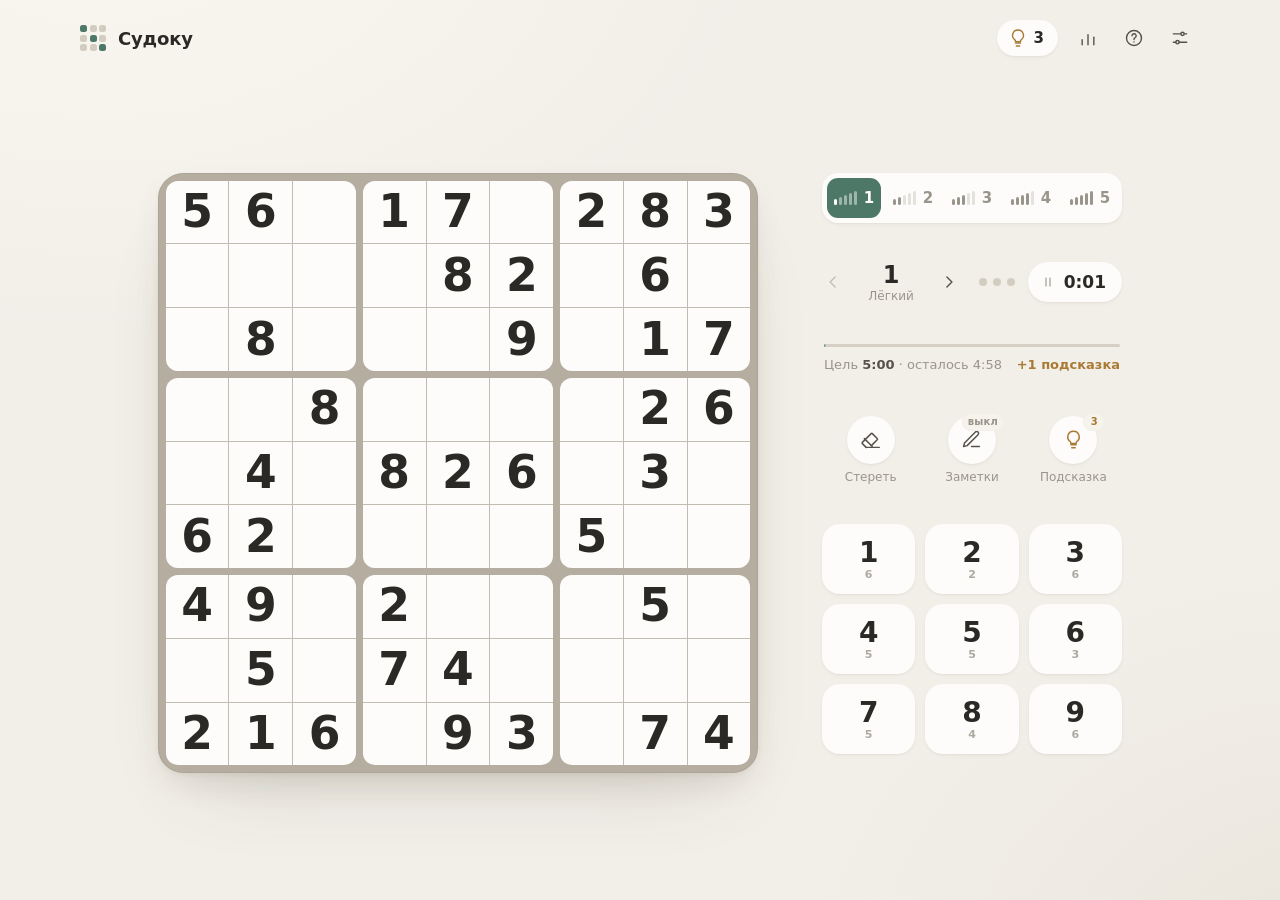
<file: index.html>
<!doctype html>
<html lang="ru" data-theme="light">
<head>
  <meta charset="utf-8">
  <meta name="viewport" content="width=device-width, initial-scale=1, viewport-fit=cover">
  <meta name="color-scheme" content="light dark">
  <meta name="theme-color" content="#F2EFE9">
  <meta name="apple-mobile-web-app-capable" content="yes">
  <meta name="apple-mobile-web-app-status-bar-style" content="default">
  <meta name="apple-mobile-web-app-title" content="Судоку">
  <title>Судоку</title>
  <link rel="manifest" href="manifest.webmanifest">
  <link rel="apple-touch-icon" href="icons/icon-180.png">
  <link rel="icon" href="data:image/svg+xml,%3Csvg xmlns='http://www.w3.org/2000/svg' viewBox='0 0 32 32'%3E%3Crect width='32' height='32' rx='8' fill='%234D7868'/%3E%3Cg fill='%23fff'%3E%3Crect x='7' y='7' width='5' height='5' rx='1.5'/%3E%3Crect x='13.5' y='7' width='5' height='5' rx='1.5' opacity='.5'/%3E%3Crect x='20' y='7' width='5' height='5' rx='1.5' opacity='.5'/%3E%3Crect x='7' y='13.5' width='5' height='5' rx='1.5' opacity='.5'/%3E%3Crect x='13.5' y='13.5' width='5' height='5' rx='1.5'/%3E%3Crect x='20' y='13.5' width='5' height='5' rx='1.5' opacity='.5'/%3E%3Crect x='7' y='20' width='5' height='5' rx='1.5' opacity='.5'/%3E%3Crect x='13.5' y='20' width='5' height='5' rx='1.5' opacity='.5'/%3E%3Crect x='20' y='20' width='5' height='5' rx='1.5'/%3E%3C/g%3E%3C/svg%3E">
  <link rel="stylesheet" href="css/style.css">
  <script>
    // Тема до первой отрисовки — без вспышки
    (function () {
      try {
        var s = JSON.parse(localStorage.getItem('calm-sudoku:v1') || '{}');
        var t = s.theme || 'auto';
        if (t === 'auto') t = matchMedia('(prefers-color-scheme: dark)').matches ? 'dark' : 'light';
        document.documentElement.setAttribute('data-theme', t);
        document.documentElement.setAttribute('data-scheme', s.scheme || 'sage');
      } catch (e) {}
    })();
  </script>
</head>
<body>
  <svg width="0" height="0" style="position:absolute" aria-hidden="true">
    <defs>
      <symbol id="i-undo" viewBox="0 0 24 24"><path d="M9 14 4 9l5-5"/><path d="M4 9h10.5a5.5 5.5 0 0 1 0 11H11"/></symbol>
      <symbol id="i-erase" viewBox="0 0 24 24"><path d="m7 21-4.3-4.3a1 1 0 0 1 0-1.4l10-10a1 1 0 0 1 1.4 0l5.6 5.6a1 1 0 0 1 0 1.4L13 19"/><path d="M22 21H7"/><path d="m5 11 9 9"/></symbol>
      <symbol id="i-pencil" viewBox="0 0 24 24"><path d="M12 20h9"/><path d="M16.5 3.5a2.12 2.12 0 0 1 3 3L7 19l-4 1 1-4Z"/></symbol>
      <symbol id="i-bulb" viewBox="0 0 24 24"><path d="M9 18h6"/><path d="M10 21.5h4"/><path d="M12 2.5a6.5 6.5 0 0 0-3.8 11.8c.5.4.8 1 .8 1.7v.5h6V16c0-.7.3-1.3.8-1.7A6.5 6.5 0 0 0 12 2.5Z"/></symbol>
      <symbol id="i-sliders" viewBox="0 0 24 24"><path d="M4 7h9"/><path d="M17 7h3"/><circle cx="15" cy="7" r="2"/><path d="M4 17h3"/><path d="M11 17h9"/><circle cx="9" cy="17" r="2"/></symbol>
      <symbol id="i-help" viewBox="0 0 24 24"><circle cx="12" cy="12" r="9"/><path d="M9.6 9.4a2.5 2.5 0 1 1 3.4 2.4c-.6.3-1 .8-1 1.5v.4"/><path d="M12 16.8h.01"/></symbol>
      <symbol id="i-left" viewBox="0 0 24 24"><path d="m14.5 18-6-6 6-6"/></symbol>
      <symbol id="i-right" viewBox="0 0 24 24"><path d="m9.5 18 6-6-6-6"/></symbol>
      <symbol id="i-pause" viewBox="0 0 24 24"><path d="M9 6v12"/><path d="M15 6v12"/></symbol>
      <symbol id="i-play" viewBox="0 0 24 24"><path d="M8 5.5v13l10.5-6.5Z"/></symbol>
      <symbol id="i-check" viewBox="0 0 24 24"><path d="m5 12.5 4.5 4.5L19 7.5"/></symbol>
      <symbol id="i-close" viewBox="0 0 24 24"><path d="M6 6l12 12"/><path d="M18 6 6 18"/></symbol>
      <symbol id="i-stats" viewBox="0 0 24 24"><path d="M5 20v-6"/><path d="M12 20V8"/><path d="M19 20v-9"/></symbol>
    </defs>
  </svg>

  <div class="app">
    <header class="topbar">
      <div class="brand">
        <span class="logo" aria-hidden="true"><i></i><i></i><i></i><i></i><i></i><i></i><i></i><i></i><i></i></span>
        <span class="brand-name">Судоку</span>
      </div>
      <div class="top-actions">
        <button class="bank" id="bankBtn" type="button" title="Запас подсказок">
          <svg class="ic"><use href="#i-bulb"/></svg>
          <span id="bankCount">0</span>
        </button>
        <button class="icon-btn" id="statsBtn" type="button" title="Статистика" aria-label="Статистика">
          <svg class="ic"><use href="#i-stats"/></svg>
        </button>
        <button class="icon-btn" id="helpBtn" type="button" title="Как играть" aria-label="Как играть">
          <svg class="ic"><use href="#i-help"/></svg>
        </button>
        <button class="icon-btn" id="settingsBtn" type="button" title="Настройки" aria-label="Настройки">
          <svg class="ic"><use href="#i-sliders"/></svg>
        </button>
      </div>
    </header>

    <main class="layout">
      <section class="diff" aria-label="Сложность">
        <div class="diff-bars" id="diffBars" role="radiogroup"></div>
      </section>

      <section class="meta">
        <div class="level-nav">
          <button class="icon-btn small" id="prevLvl" type="button" aria-label="Предыдущий уровень">
            <svg class="ic"><use href="#i-left"/></svg>
          </button>
          <div class="level-label">
            <span class="level-num"><strong id="levelNum">1</strong><svg class="ic done-mark" id="levelDone"><use href="#i-check"/></svg></span>
            <span class="diff-sub" id="diffName">Лёгкий</span>
          </div>
          <button class="icon-btn small" id="nextLvl" type="button" aria-label="Следующий уровень">
            <svg class="ic"><use href="#i-right"/></svg>
          </button>
        </div>
        <div class="mistakes" id="mistakes" title="Ошибки (3 — проигрыш)" aria-label="Ошибки: 0 из 3"><i></i><i></i><i></i></div>
        <button class="timer" id="timerBtn" type="button" title="Пауза (P)">
          <svg class="ic ic-pause"><use href="#i-pause"/></svg>
          <svg class="ic ic-play"><use href="#i-play"/></svg>
          <span id="timer">0:00</span>
        </button>
      </section>

      <section class="board-area">
        <div class="board-wrap" id="boardWrap">
          <div class="board" id="board" role="grid" aria-label="Поле судоку"></div>
          <div class="veil" id="veil">
            <button class="veil-btn" id="resumeBtn" type="button">
              <svg class="ic"><use href="#i-play"/></svg>
              <span>Продолжить</span>
            </button>
          </div>
          <div class="loader" aria-hidden="true"><span></span><span></span><span></span></div>
        </div>
      </section>

      <section class="goal" id="goal">
        <div class="goal-track"><div class="goal-fill" id="goalFill"></div></div>
        <div class="goal-row">
          <span class="goal-text" id="goalText"></span>
          <span class="goal-reward" id="goalReward"></span>
        </div>
      </section>

      <section class="tools">
        <button class="tool" id="eraseBtn" type="button" title="Стереть (Backspace)">
          <span class="tool-ic"><svg class="ic"><use href="#i-erase"/></svg></span>
          <span class="tool-label">Стереть</span>
        </button>
        <button class="tool" id="notesBtn" type="button" title="Заметки (N)" aria-pressed="false">
          <span class="tool-ic"><svg class="ic"><use href="#i-pencil"/></svg><em class="tool-badge" id="notesBadge">выкл</em></span>
          <span class="tool-label">Заметки</span>
        </button>
        <button class="tool" id="hintBtn" type="button" title="Подсказка (H)">
          <span class="tool-ic"><svg class="ic"><use href="#i-bulb"/></svg><em class="tool-badge" id="hintBadge">0</em></span>
          <span class="tool-label">Подсказка</span>
        </button>
      </section>

      <section class="pad" id="pad" aria-label="Цифры"></section>
    </main>
  </div>

  <!-- Победа -->
  <div class="sheet" id="winSheet" aria-hidden="true">
    <div class="sheet-backdrop" data-close></div>
    <div class="sheet-card win-card" role="dialog" aria-modal="true" aria-labelledby="winTitle">
      <span class="eyebrow" id="winEyebrow"></span>
      <h2 class="win-title" id="winTitle">Решено</h2>
      <div class="win-time" id="winTime">0:00</div>
      <div class="win-reward" id="winReward"></div>
      <div class="win-best" id="winBest"></div>
      <div class="sheet-actions">
        <button class="btn ghost" type="button" data-close>Остаться</button>
        <button class="btn primary" type="button" id="winNext">Следующий уровень</button>
      </div>
    </div>
  </div>

  <!-- Настройки -->
  <div class="sheet" id="settingsSheet" aria-hidden="true">
    <div class="sheet-backdrop" data-close></div>
    <div class="sheet-card" role="dialog" aria-modal="true" aria-labelledby="settingsTitle">
      <div class="sheet-head">
        <h2 id="settingsTitle">Настройки</h2>
        <button class="icon-btn small" type="button" data-close aria-label="Закрыть"><svg class="ic"><use href="#i-close"/></svg></button>
      </div>

      <div class="field">
        <span class="field-label">Тема</span>
        <div class="segmented" id="themeSeg">
          <button type="button" data-theme-val="auto">Авто</button>
          <button type="button" data-theme-val="light">Светлая</button>
          <button type="button" data-theme-val="dark">Тёмная</button>
        </div>
      </div>

      <div class="field">
        <span class="field-label">Цветовая схема</span>
        <div class="scheme-grid" id="schemeGrid">
          <button type="button" class="scheme-btn" data-scheme-val="sage"><i style="background:#4D7868"></i><span>Шалфей</span></button>
          <button type="button" class="scheme-btn" data-scheme-val="ocean"><i style="background:#3F6A8A"></i><span>Океан</span></button>
          <button type="button" class="scheme-btn" data-scheme-val="sand"><i style="background:#9C6543"></i><span>Песок</span></button>
          <button type="button" class="scheme-btn" data-scheme-val="lavender"><i style="background:#6B5B8C"></i><span>Лаванда</span></button>
        </div>
      </div>

      <label class="switch-row">
        <span><b>Звуки</b><small>Мягкие тактильные отклики</small></span>
        <input type="checkbox" id="optSound"><i class="switch"></i>
      </label>
      <label class="switch-row">
        <span><b>Одинаковые цифры</b><small>Выделять такие же цифры и заметки</small></span>
        <input type="checkbox" id="optSame"><i class="switch"></i>
      </label>
      <label class="switch-row">
        <span><b>Автозаполнение</b><small>Завершать очевидные последние клетки</small></span>
        <input type="checkbox" id="optAutoFill"><i class="switch"></i>
      </label>
      <label class="switch-row">
        <span><b>Строка, столбец и блок</b><small>Мягкая подсветка вокруг выбранной клетки</small></span>
        <input type="checkbox" id="optPeers"><i class="switch"></i>
      </label>

      <div class="sheet-actions">
        <button class="btn ghost" type="button" id="clearBoardBtn">Очистить поле</button>
      </div>
    </div>
  </div>

  <!-- Помощь -->
  <div class="sheet" id="helpSheet" aria-hidden="true">
    <div class="sheet-backdrop" data-close></div>
    <div class="sheet-card" role="dialog" aria-modal="true" aria-labelledby="helpTitle">
      <div class="sheet-head">
        <h2 id="helpTitle">Как играть</h2>
        <button class="icon-btn small" type="button" data-close aria-label="Закрыть"><svg class="ic"><use href="#i-close"/></svg></button>
      </div>
      <p class="prose">Заполните поле так, чтобы в каждой строке, каждом столбце и каждом блоке 3×3 цифры от 1 до 9 встречались ровно по одному разу. Неверную цифру поставить нельзя — <b>три ошибки</b> завершают партию.</p>

      <h3 class="sub">Подсказки нужно заработать</h3>
      <p class="prose">Решите новый уровень <b>без подсказок</b> быстрее целевого времени — и в запас добавятся подсказки для следующих игр.</p>
      <div class="targets" id="targetsTable"></div>

      <h3 class="sub">Клавиатура</h3>
      <div class="keys">
        <span><kbd>1</kbd>–<kbd>9</kbd> цифра</span>
        <span><kbd>Shift</kbd>+<kbd>1</kbd> заметка</span>
        <span><kbd>←</kbd><kbd>↑</kbd><kbd>→</kbd><kbd>↓</kbd> выбор</span>
        <span><kbd>⌫</kbd> стереть</span>
        <span><kbd>N</kbd> заметки</span>
        <span><kbd>H</kbd> подсказка</span>
        <span><kbd>P</kbd> пауза</span>
        <span><kbd>M</kbd> звук</span>
      </div>
      <p class="prose muted">Игра работает полностью офлайн. Прогресс хранится только в этом браузере.</p>
    </div>
  </div>

  <!-- Статистика -->
  <div class="sheet" id="statsSheet" aria-hidden="true">
    <div class="sheet-backdrop" data-close></div>
    <div class="sheet-card" role="dialog" aria-modal="true" aria-labelledby="statsTitle">
      <div class="sheet-head">
        <h2 id="statsTitle">Статистика</h2>
        <button class="icon-btn small" type="button" data-close aria-label="Закрыть"><svg class="ic"><use href="#i-close"/></svg></button>
      </div>
      <div class="stats-grid" id="statsSummary"></div>
      <h3 class="sub">По уровням сложности</h3>
      <div class="stats-table" id="statsTable"></div>
      <div class="sheet-actions">
        <button class="btn ghost danger" type="button" id="resetStatsBtn">Сбросить статистику</button>
      </div>
    </div>
  </div>

  <div class="toast" id="toast" role="status" aria-live="polite"></div>

  <script src="js/engine.js"></script>
  <script src="js/sound.js"></script>
  <script src="js/app.js"></script>
  <script>
    if ('serviceWorker' in navigator && location.protocol !== 'file:') {
      var reloaded = false;
      navigator.serviceWorker.addEventListener('controllerchange', function () {
        if (!reloaded) { reloaded = true; location.reload(); }
      });
      navigator.serviceWorker.register('./sw.js').catch(function () {});
    }
  </script>
</body>
</html>
</file>
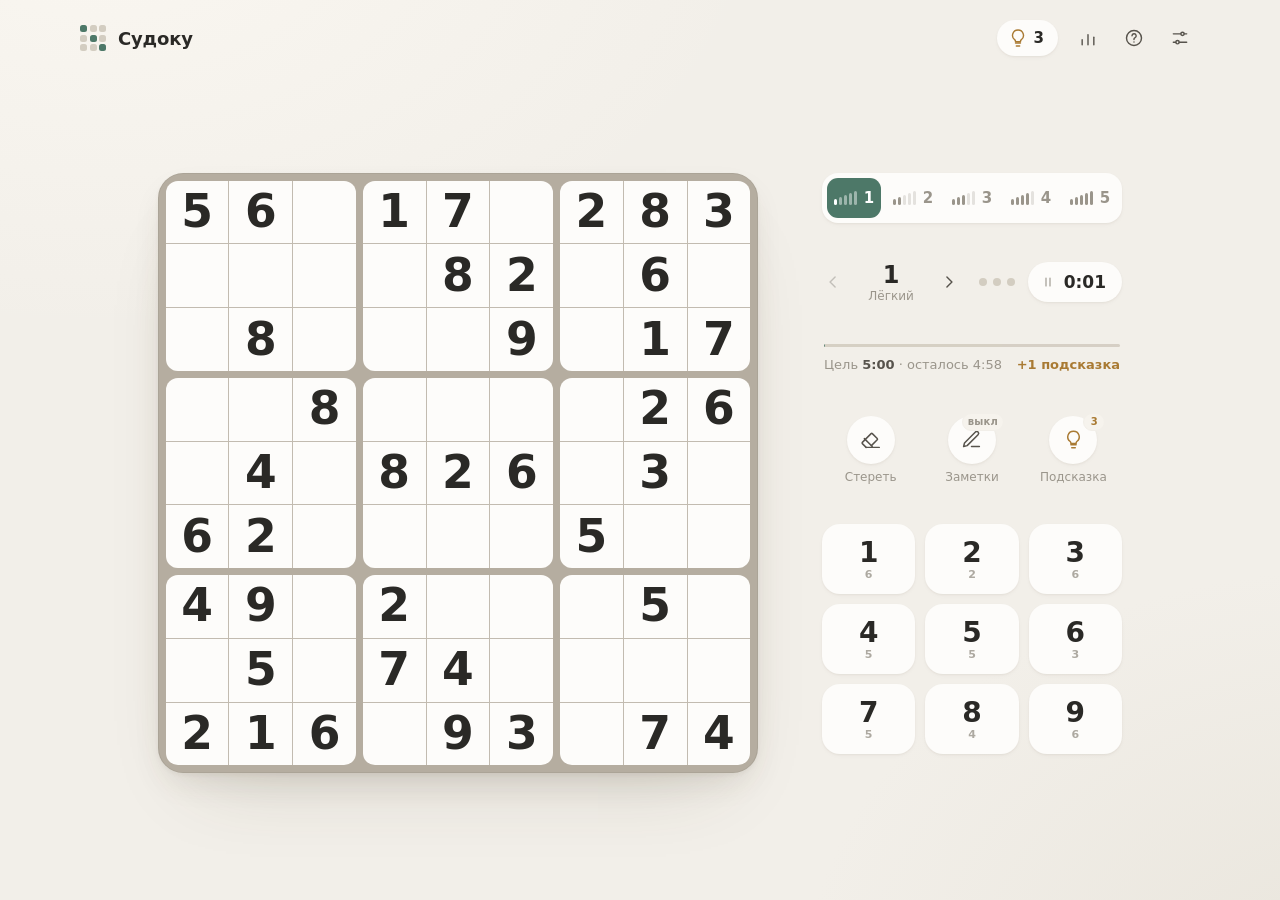
<file: ios/Sudoku/index.html>
<!doctype html>
<html lang="ru" data-theme="light">
<head>
  <meta charset="utf-8">
  <meta name="viewport" content="width=device-width, initial-scale=1, viewport-fit=cover">
  <meta name="color-scheme" content="light dark">
  <meta name="theme-color" content="#F2EFE9">
  <meta name="apple-mobile-web-app-capable" content="yes">
  <meta name="apple-mobile-web-app-status-bar-style" content="default">
  <meta name="apple-mobile-web-app-title" content="Судоку">
  <title>Судоку</title>
      <link rel="icon" href="data:image/svg+xml,%3Csvg xmlns='http://www.w3.org/2000/svg' viewBox='0 0 32 32'%3E%3Crect width='32' height='32' rx='8' fill='%234D7868'/%3E%3Cg fill='%23fff'%3E%3Crect x='7' y='7' width='5' height='5' rx='1.5'/%3E%3Crect x='13.5' y='7' width='5' height='5' rx='1.5' opacity='.5'/%3E%3Crect x='20' y='7' width='5' height='5' rx='1.5' opacity='.5'/%3E%3Crect x='7' y='13.5' width='5' height='5' rx='1.5' opacity='.5'/%3E%3Crect x='13.5' y='13.5' width='5' height='5' rx='1.5'/%3E%3Crect x='20' y='13.5' width='5' height='5' rx='1.5' opacity='.5'/%3E%3Crect x='7' y='20' width='5' height='5' rx='1.5' opacity='.5'/%3E%3Crect x='13.5' y='20' width='5' height='5' rx='1.5' opacity='.5'/%3E%3Crect x='20' y='20' width='5' height='5' rx='1.5'/%3E%3C/g%3E%3C/svg%3E">
  <style>
/* =========================================================
   Судоку — спокойный интерфейс
   ========================================================= */

:root {
  --font: "SF Pro Rounded", ui-rounded, "Nunito", -apple-system, BlinkMacSystemFont, "Segoe UI Variable Display", "Segoe UI", system-ui, sans-serif;
  --ease: cubic-bezier(.22, .8, .24, 1);
  --ease-soft: cubic-bezier(.4, 0, .2, 1);
  --r-lg: 24px;
  --r-md: 16px;
  --r-sm: 12px;
}

[data-theme="light"] {
  --bg: #F2EFE9;
  --bg-glow-1: #FAF7F1;
  --bg-glow-2: #E9E5DC;
  --surface: #FDFCFA;
  --surface-2: #F6F3ED;
  --board-bg: #B5ADA0;
  --hair: #C2BBB0;
  --ink: #2A2926;
  --ink-2: #57534C;
  --muted: #9A958B;
  --faint: #D3CDC1;
  --accent: #4D7868;
  --accent-ink: #3E6656;
  --on-accent: #FFFFFF;
  --hint: #A97A33;
  --warn: #B95C4B;
  --hl-box: #EDF2EF;
  --hl-line: #DCE8E1;
  --hl-line-edge: rgba(77, 120, 104, .34);
  --hl-selected: #C8DDD2;
  --hl-same: #B8D2C6;
  --hl-same-ring: rgba(62, 102, 86, .48);
  --hl-conflict: #F5DCD7;
  --edge: rgba(42, 41, 38, .07);
  --shadow-sm: 0 1px 2px rgba(70, 58, 36, .05), 0 2px 6px -2px rgba(70, 58, 36, .06);
  --shadow: 0 2px 4px rgba(70, 58, 36, .05), 0 14px 34px -10px rgba(70, 58, 36, .14), 0 40px 80px -40px rgba(70, 58, 36, .2);
  --backdrop: rgba(42, 41, 38, .22);
}

[data-theme="dark"] {
  --bg: #131514;
  --bg-glow-1: #1A1D1B;
  --bg-glow-2: #0F1110;
  --surface: #1C1F1D;
  --surface-2: #222624;
  --board-bg: #0B0D0C;
  --hair: #3B413C;
  --ink: #ECE8E0;
  --ink-2: #BEB9AF;
  --muted: #7F7B74;
  --faint: #3F433F;
  --accent: #8DB8A5;
  --accent-ink: #A6CCBB;
  --on-accent: #0F1E18;
  --hint: #D6AC69;
  --warn: #E28C7B;
  --hl-box: #1F2421;
  --hl-line: #27312C;
  --hl-line-edge: rgba(141, 184, 165, .28);
  --hl-selected: #2E4239;
  --hl-same: #31463D;
  --hl-same-ring: rgba(141, 184, 165, .38);
  --hl-conflict: #3A2522;
  --edge: rgba(255, 255, 255, .06);
  --shadow-sm: 0 1px 2px rgba(0, 0, 0, .35);
  --shadow: 0 1px 2px rgba(0, 0, 0, .3), 0 24px 60px -24px rgba(0, 0, 0, .7);
  --backdrop: rgba(0, 0, 0, .5);
}

/* Цветовые схемы */
[data-theme="light"][data-scheme="ocean"] {
  --bg: #EEF2F5;
  --bg-glow-1: #F6F9FB;
  --bg-glow-2: #E2E9EE;
  --surface: #FAFCFE;
  --surface-2: #EEF3F7;
  --board-bg: #A7B5C2;
  --hair: #B9C5D0;
  --accent: #3F6A8A;
  --accent-ink: #2F5674;
  --hl-box: #EDF2F6;
  --hl-line: #DAE5EE;
  --hl-line-edge: rgba(63, 106, 138, .34);
  --hl-selected: #C4D8E7;
  --hl-same: #B5CDE0;
  --hl-same-ring: rgba(47, 86, 116, .48);
}
[data-theme="dark"][data-scheme="ocean"] {
  --bg: #111518;
  --bg-glow-1: #171D21;
  --bg-glow-2: #0D1114;
  --surface: #181E23;
  --surface-2: #1F262C;
  --board-bg: #0A0E12;
  --hair: #333E47;
  --accent: #7FB0D4;
  --accent-ink: #9AC3E2;
  --on-accent: #0D1B26;
  --hl-box: #1E2429;
  --hl-line: #253038;
  --hl-line-edge: rgba(127, 176, 212, .28);
  --hl-selected: #2A3C49;
  --hl-same: #304554;
  --hl-same-ring: rgba(127, 176, 212, .38);
}

[data-theme="light"][data-scheme="sand"] {
  --bg: #F5F0E8;
  --bg-glow-1: #FCF8F1;
  --bg-glow-2: #ECE4D7;
  --surface: #FEFBF6;
  --surface-2: #F5EFE5;
  --board-bg: #C1B3A1;
  --hair: #CEC2B2;
  --accent: #9C6543;
  --accent-ink: #825132;
  --hl-box: #F5EFEA;
  --hl-line: #ECE0D6;
  --hl-line-edge: rgba(156, 101, 67, .34);
  --hl-selected: #E2CEBE;
  --hl-same: #D8BFAB;
  --hl-same-ring: rgba(130, 81, 50, .48);
}
[data-theme="dark"][data-scheme="sand"] {
  --bg: #161311;
  --bg-glow-1: #1E1A17;
  --bg-glow-2: #110F0D;
  --surface: #1F1B18;
  --surface-2: #27221E;
  --board-bg: #0E0B09;
  --hair: #3E3630;
  --accent: #D8A27A;
  --accent-ink: #E5B996;
  --on-accent: #24160D;
  --hl-box: #24201D;
  --hl-line: #302823;
  --hl-line-edge: rgba(216, 162, 122, .28);
  --hl-selected: #3F3128;
  --hl-same: #4A392E;
  --hl-same-ring: rgba(216, 162, 122, .38);
}

[data-theme="light"][data-scheme="lavender"] {
  --bg: #F2EFF5;
  --bg-glow-1: #F9F7FC;
  --bg-glow-2: #E8E3EE;
  --surface: #FCFAFE;
  --surface-2: #F1EDF6;
  --board-bg: #B5AEC0;
  --hair: #C4BED0;
  --accent: #6B5B8C;
  --accent-ink: #574877;
  --hl-box: #F1EEF5;
  --hl-line: #E3DDEE;
  --hl-line-edge: rgba(107, 91, 140, .34);
  --hl-selected: #D2C8E3;
  --hl-same: #C5B9DB;
  --hl-same-ring: rgba(87, 72, 119, .48);
}
[data-theme="dark"][data-scheme="lavender"] {
  --bg: #141217;
  --bg-glow-1: #1C1920;
  --bg-glow-2: #100E13;
  --surface: #1C1921;
  --surface-2: #23202A;
  --board-bg: #0C0A0F;
  --hair: #3A3445;
  --accent: #B1A0D6;
  --accent-ink: #C6B8E5;
  --on-accent: #1B1528;
  --hl-box: #222026;
  --hl-line: #2C2833;
  --hl-line-edge: rgba(177, 160, 214, .28);
  --hl-selected: #383145;
  --hl-same: #423952;
  --hl-same-ring: rgba(177, 160, 214, .38);
}

*, *::before, *::after { box-sizing: border-box; }

html, body { height: 100%; }

body {
  margin: 0;
  font-family: var(--font);
  color: var(--ink);
  background:
    radial-gradient(1100px 700px at 8% -10%, var(--bg-glow-1), transparent 60%),
    radial-gradient(900px 700px at 105% 110%, var(--bg-glow-2), transparent 60%),
    var(--bg);
  background-attachment: fixed;
  -webkit-font-smoothing: antialiased;
  -moz-osx-font-smoothing: grayscale;
  -webkit-tap-highlight-color: transparent;
  font-feature-settings: "tnum" 1;
  transition: background-color .4s var(--ease-soft), color .4s var(--ease-soft);
}

button {
  font: inherit;
  color: inherit;
  background: none;
  border: 0;
  padding: 0;
  cursor: pointer;
  touch-action: manipulation;
  -webkit-user-select: none;
  user-select: none;
}

button:focus-visible {
  outline: 2px solid var(--accent);
  outline-offset: 2px;
}

.ic {
  width: 20px;
  height: 20px;
  fill: none;
  stroke: currentColor;
  stroke-width: 1.7;
  stroke-linecap: round;
  stroke-linejoin: round;
  flex: none;
}

.eyebrow {
  font-size: 11px;
  letter-spacing: .14em;
  text-transform: uppercase;
  color: var(--muted);
  font-weight: 600;
}

/* ---------- Каркас ---------- */

.app {
  --board: min(calc(100vw - 8px), 480px);
  min-height: 100svh;
  display: flex;
  flex-direction: column;
  align-items: center;
  padding: max(6px, env(safe-area-inset-top)) 4px max(8px, env(safe-area-inset-bottom));
}

.topbar {
  width: 100%;
  max-width: 1040px;
  display: flex;
  align-items: center;
  justify-content: space-between;
  padding: 0 6px 4px;
  flex: none;
}

.brand {
  display: flex;
  align-items: center;
  gap: 12px;
}

.logo {
  width: 26px;
  height: 26px;
  display: grid;
  grid-template-columns: repeat(3, 1fr);
  gap: 2.5px;
}
.logo i {
  border-radius: 2.5px;
  background: var(--faint);
}
.logo i:nth-child(1), .logo i:nth-child(5), .logo i:nth-child(9) { background: var(--accent); }

.brand-name {
  font-size: 18px;
  font-weight: 600;
  letter-spacing: -.01em;
}

.top-actions {
  display: flex;
  align-items: center;
  gap: 6px;
}

.icon-btn {
  width: 40px;
  height: 40px;
  border-radius: 50%;
  display: grid;
  place-items: center;
  color: var(--ink-2);
  transition: background-color .2s var(--ease-soft), color .2s var(--ease-soft), transform .2s var(--ease);
}
.icon-btn:hover { background: var(--surface-2); color: var(--ink); }
.icon-btn:active { transform: scale(.94); }
.icon-btn:disabled { opacity: .3; pointer-events: none; }
.icon-btn.small { width: 34px; height: 34px; }

.bank {
  height: 36px;
  padding: 0 14px 0 11px;
  border-radius: 999px;
  display: flex;
  align-items: center;
  gap: 6px;
  background: var(--surface);
  box-shadow: var(--shadow-sm);
  color: var(--hint);
  font-weight: 600;
  font-size: 15px;
  margin-right: 4px;
  transition: transform .3s var(--ease);
}
.bank span { color: var(--ink); min-width: 1ch; text-align: center; }
.bank.is-bump { animation: bump .6s var(--ease); }
.bank.is-gain { animation: gain 1.1s var(--ease); }

@keyframes bump {
  0%, 100% { transform: translateX(0); }
  20% { transform: translateX(-4px); }
  40% { transform: translateX(4px); }
  60% { transform: translateX(-2px); }
  80% { transform: translateX(2px); }
}
@keyframes gain {
  0% { transform: scale(1); box-shadow: var(--shadow-sm); }
  30% { transform: scale(1.12); box-shadow: 0 0 0 6px color-mix(in oklab, var(--hint) 20%, transparent); }
  100% { transform: scale(1); box-shadow: var(--shadow-sm); }
}

.layout {
  width: 100%;
  margin: auto 0;
  display: grid;
  justify-content: center;
  grid-template-columns: var(--board);
  grid-template-areas:
    "diff"
    "meta"
    "board"
    "goal"
    "tools"
    "pad";
  row-gap: 7px;
}

.diff { grid-area: diff; }
.meta { grid-area: meta; }
.board-area { grid-area: board; }
.goal { grid-area: goal; }
.tools { grid-area: tools; }
.pad { grid-area: pad; }

/* ---------- Сложность ---------- */

.diff-bars {
  display: grid;
  grid-template-columns: repeat(5, 1fr);
  gap: 5px;
  padding: 5px;
  border-radius: var(--r-md);
  background: var(--surface);
  box-shadow: var(--shadow-sm);
}

.diff-bar {
  position: relative;
  display: flex;
  align-items: center;
  justify-content: center;
  gap: 7px;
  height: 40px;
  border-radius: 11px;
  color: var(--muted);
  transition: background-color .25s var(--ease-soft), color .25s var(--ease-soft);
}
.diff-bar:hover { color: var(--ink-2); background: var(--surface-2); }
.diff-bar .meter {
  display: flex;
  align-items: flex-end;
  gap: 2px;
  height: 14px;
}
.diff-bar .meter b {
  width: 3px;
  border-radius: 2px;
  background: currentColor;
  opacity: .25;
  transition: opacity .25s, background-color .25s;
}
.diff-bar .meter b.on { opacity: 1; }
.diff-bar .num {
  font-size: 15px;
  font-weight: 600;
}
.diff-bar.is-active {
  background: var(--accent);
  color: var(--on-accent);
}
.diff-bar.is-active .meter b { opacity: .45; }
.diff-bar.is-active .meter b.on { opacity: 1; }

/* ---------- Уровень и таймер ---------- */

.meta {
  display: flex;
  align-items: center;
  justify-content: space-between;
  padding: 2px 0;
}

.level-nav {
  display: flex;
  align-items: center;
  gap: 4px;
  margin-left: -6px;
}
.level-label {
  display: flex;
  flex-direction: column;
  align-items: center;
  min-width: 74px;
  line-height: 1.1;
}
.level-num {
  display: flex;
  align-items: center;
  gap: 4px;
  font-size: 24px;
  font-weight: 600;
  letter-spacing: -.01em;
}
.diff-sub {
  font-size: 12px;
  font-weight: 500;
  color: var(--muted);
  margin-top: 2px;
}
.done-mark {
  width: 16px;
  height: 16px;
  color: var(--accent);
  stroke-width: 2.2;
  display: none;
}
.level-num.is-done .done-mark { display: block; }

.mistakes {
  display: flex;
  align-items: center;
  gap: 6px;
  padding: 0 4px;
}
.mistakes i {
  width: 8px;
  height: 8px;
  border-radius: 50%;
  background: var(--faint);
  transition: background-color .25s var(--ease-soft), transform .25s var(--ease);
}
.mistakes i.on {
  background: var(--warn);
  transform: scale(1.15);
}

.timer {
  display: flex;
  align-items: center;
  gap: 8px;
  height: 40px;
  padding: 0 16px 0 12px;
  border-radius: 999px;
  background: var(--surface);
  box-shadow: var(--shadow-sm);
  font-size: 17px;
  font-weight: 600;
  color: var(--ink);
  font-variant-numeric: tabular-nums;
  transition: transform .2s var(--ease), background-color .2s;
}
.timer:active { transform: scale(.96); }
.timer .ic { width: 16px; height: 16px; color: var(--muted); }
.timer .ic-play { display: none; fill: currentColor; }
.timer.is-paused .ic-pause { display: none; }
.timer.is-paused .ic-play { display: block; color: var(--accent); }
.timer.is-paused #timer { color: var(--muted); }

/* ---------- Поле ---------- */

.board-wrap {
  position: relative;
  width: var(--board);
  height: var(--board);
}

.board {
  --gap: calc(var(--board) * .011);
  width: 100%;
  height: 100%;
  display: grid;
  grid-template-columns: repeat(3, 1fr);
  grid-template-rows: repeat(3, 1fr);
  gap: var(--gap);
  padding: var(--gap);
  border-radius: calc(var(--board) * .042);
  background: var(--board-bg);
  border: 1px solid var(--edge);
  box-shadow: var(--shadow);
  transition: filter .35s var(--ease-soft), opacity .35s var(--ease-soft), transform .5s var(--ease);
}

.box {
  display: grid;
  grid-template-columns: repeat(3, 1fr);
  grid-template-rows: repeat(3, 1fr);
  gap: 1px;
  background: var(--hair);
  border-radius: calc(var(--board) * .02);
  overflow: hidden;
}

.cell {
  position: relative;
  display: grid;
  place-items: center;
  background: var(--surface);
  font-size: calc(var(--board) * .076);
  font-weight: 600;
  line-height: 1;
  color: var(--accent-ink);
  cursor: pointer;
  transition: background-color .16s var(--ease-soft), color .16s var(--ease-soft);
  outline: none;
}

.cell::before {
  content: "";
  position: absolute;
  inset: 0;
  background: var(--accent);
  opacity: 0;
  pointer-events: none;
}

.cell::after {
  content: "";
  position: absolute;
  inset: 2.5px;
  border-radius: calc(var(--board) * .015);
  box-shadow: inset 0 0 0 2.2px var(--accent);
  opacity: 0;
  transform: scale(.86);
  transition: opacity .16s var(--ease-soft), transform .22s var(--ease);
  pointer-events: none;
  z-index: 2;
}

.cell .v { position: relative; z-index: 1; }

.cell.is-given { color: var(--ink); font-weight: 600; }
.cell.is-hinted { color: var(--hint); font-weight: 600; }
.cell.is-hinted .v::after {
  content: "";
  position: absolute;
  right: -.32em;
  top: -.08em;
  width: .16em;
  height: .16em;
  border-radius: 50%;
  background: var(--hint);
  opacity: .8;
}

.cell.is-box { background: var(--hl-box); }
.cell.is-line { background: var(--hl-line); }
.cell.is-row { box-shadow: inset 0 1px 0 var(--hl-line-edge), inset 0 -1px 0 var(--hl-line-edge); }
.cell.is-col { box-shadow: inset 1px 0 0 var(--hl-line-edge), inset -1px 0 0 var(--hl-line-edge); }
.cell.is-same {
  background: var(--hl-same);
  font-weight: 700;
}
.cell.is-same::after {
  box-shadow: inset 0 0 0 1.5px var(--hl-same-ring);
  opacity: 1;
  transform: scale(1);
}
.cell.is-same:not(.is-given):not(.is-hinted) { color: var(--accent-ink); }
.cell.is-selected {
  background: var(--hl-selected);
  font-weight: 700;
}
.cell.is-selected::after { opacity: 1; transform: scale(1); }

.cell.is-conflict { color: var(--warn); }
.cell.is-conflict:not(.is-given) {
  background: var(--hl-conflict);
}
.cell.is-conflict:not(.is-given):not(.is-selected)::after {
  box-shadow: inset 0 0 0 1.5px color-mix(in oklab, var(--warn) 45%, transparent);
  opacity: 1;
  transform: scale(1);
}
.cell.is-mistake { color: var(--warn); }
.cell.is-mistake .v { text-decoration: underline; text-decoration-thickness: 1.5px; text-underline-offset: .18em; text-decoration-color: color-mix(in oklab, var(--warn) 50%, transparent); }

.cell.is-new .v { animation: appear .28s var(--ease); }
@keyframes appear {
  0% { transform: scale(.6); opacity: 0; }
  100% { transform: scale(1); opacity: 1; }
}

.cell.is-nudge .v { animation: nudge .35s var(--ease); }
@keyframes nudge {
  0%, 100% { transform: translateX(0); }
  30% { transform: translateX(-3px); }
  65% { transform: translateX(3px); }
}

.cell.is-pulse::before { animation: flash .8s var(--ease-soft) both; animation-delay: var(--d, 0ms); }
.cell.is-pulse .v { animation: pop .6s var(--ease) both; animation-delay: var(--d, 0ms); }
@keyframes flash {
  0% { opacity: 0; }
  35% { opacity: .2; }
  100% { opacity: 0; }
}
@keyframes pop {
  0% { transform: scale(1); }
  40% { transform: scale(1.2); }
  100% { transform: scale(1); }
}

.cell.is-solved { cursor: default; }

.notes {
  position: absolute;
  inset: 5%;
  display: grid;
  grid-template-columns: repeat(3, 1fr);
  grid-template-rows: repeat(3, 1fr);
  font-size: calc(var(--board) * .026);
  font-weight: 700;
  color: var(--muted);
  pointer-events: none;
}
.notes span {
  display: grid;
  place-items: center;
  border-radius: 4px;
  transition: color .15s, background-color .15s;
}
.notes span.hl {
  color: var(--on-accent);
  background: var(--accent);
}

/* Загрузка и пауза */
.loader {
  position: absolute;
  inset: 0;
  display: flex;
  align-items: center;
  justify-content: center;
  gap: 8px;
  opacity: 0;
  pointer-events: none;
  transition: opacity .25s;
}
.loader span {
  width: 8px;
  height: 8px;
  border-radius: 50%;
  background: var(--accent);
  animation: breathe 1.2s var(--ease-soft) infinite;
}
.loader span:nth-child(2) { animation-delay: .15s; }
.loader span:nth-child(3) { animation-delay: .3s; }
@keyframes breathe {
  0%, 100% { transform: scale(.6); opacity: .35; }
  50% { transform: scale(1); opacity: 1; }
}

.board-wrap.is-loading .board { opacity: .45; filter: blur(3px); transform: scale(.985); }
.board-wrap.is-loading .loader { opacity: 1; }
.board-wrap.is-appear .board { animation: boardIn .5s var(--ease); }
@keyframes boardIn {
  0% { opacity: .4; transform: scale(.985); filter: blur(3px); }
  100% { opacity: 1; transform: scale(1); filter: blur(0); }
}

.veil {
  position: absolute;
  inset: 0;
  display: grid;
  place-items: center;
  opacity: 0;
  pointer-events: none;
  transition: opacity .3s var(--ease-soft);
}
.board-wrap.is-paused .board { filter: blur(14px); opacity: .55; }
.board-wrap.is-paused .veil { opacity: 1; pointer-events: auto; }
.veil-btn {
  display: flex;
  align-items: center;
  gap: 10px;
  height: 52px;
  padding: 0 26px 0 20px;
  border-radius: 999px;
  background: var(--surface);
  box-shadow: var(--shadow);
  font-size: 16px;
  font-weight: 600;
  color: var(--ink);
  transition: transform .2s var(--ease);
}
.veil-btn .ic { fill: var(--accent); stroke: var(--accent); }
.veil-btn:hover { transform: scale(1.03); }

/* ---------- Цель ---------- */

.goal { padding: 2px 2px 0; }
.goal-track {
  height: 3px;
  border-radius: 3px;
  background: var(--faint);
  opacity: .9;
  overflow: hidden;
}
.goal-fill {
  height: 100%;
  width: 100%;
  border-radius: 3px;
  background: var(--accent);
  transform-origin: left center;
  transform: scaleX(0);
  transition: transform .3s linear, background-color .3s;
}
.goal-row {
  display: flex;
  align-items: center;
  justify-content: space-between;
  gap: 12px;
  margin-top: 8px;
  min-height: 20px;
}
.goal-text {
  font-size: 13px;
  color: var(--muted);
  line-height: 1.35;
}
.goal-text b { color: var(--ink-2); font-weight: 600; }
.goal-reward {
  flex: none;
  font-size: 13px;
  font-weight: 600;
  color: var(--hint);
  white-space: nowrap;
}
.goal.is-off .goal-fill { background: var(--muted); opacity: .38; }
.goal.is-off .goal-reward { color: var(--muted); opacity: .55; }

/* ---------- Инструменты ---------- */

.tools {
  display: grid;
  grid-template-columns: repeat(3, 1fr);
  gap: 8px;
}

.tool {
  display: flex;
  flex-direction: column;
  align-items: center;
  gap: 6px;
  padding: 4px 0;
  color: var(--ink-2);
  border-radius: var(--r-sm);
}
.tool-ic {
  position: relative;
  width: 48px;
  height: 48px;
  display: grid;
  place-items: center;
  border-radius: 50%;
  background: var(--surface);
  box-shadow: var(--shadow-sm);
  transition: background-color .2s var(--ease-soft), color .2s, transform .2s var(--ease), box-shadow .2s;
}
.tool-ic .ic { width: 21px; height: 21px; }
.tool:hover .tool-ic { color: var(--ink); }
.tool:active .tool-ic { transform: scale(.93); }
.tool-label {
  font-size: 12px;
  font-weight: 500;
  color: var(--muted);
}
.tool:disabled { opacity: .35; pointer-events: none; }

.tool-badge {
  position: absolute;
  top: -3px;
  right: -8px;
  min-width: 22px;
  height: 18px;
  padding: 0 5px;
  border-radius: 9px;
  display: grid;
  place-items: center;
  background: var(--surface-2);
  border: 1.5px solid var(--bg);
  font-style: normal;
  font-size: 10px;
  font-weight: 700;
  color: var(--muted);
  letter-spacing: .02em;
}

.tool.is-on .tool-ic { background: var(--accent); color: var(--on-accent); }
.tool.is-on .tool-badge { background: var(--accent-ink); color: var(--on-accent); }
.tool.is-on .tool-label { color: var(--accent-ink); }

#hintBtn .tool-ic { color: var(--hint); }
#hintBtn .tool-badge { color: var(--hint); }
#hintBtn.is-empty .tool-ic { color: var(--muted); }
#hintBtn.is-armed .tool-ic {
  background: var(--hint);
  color: var(--surface);
  box-shadow: 0 0 0 5px color-mix(in oklab, var(--hint) 18%, transparent);
}
#hintBtn.is-armed .tool-label { color: var(--hint); }

/* ---------- Цифры ---------- */

.pad {
  display: grid;
  grid-template-columns: repeat(9, 1fr);
  gap: 5px;
}

.key {
  position: relative;
  height: 60px;
  border-radius: var(--r-sm);
  background: var(--surface);
  box-shadow: var(--shadow-sm);
  display: flex;
  flex-direction: column;
  align-items: center;
  justify-content: center;
  gap: 2px;
  color: var(--ink);
  transition: background-color .2s var(--ease-soft), color .2s, transform .15s var(--ease), opacity .3s;
}
.key:hover { background: var(--surface-2); }
.key:active { transform: scale(.94); }
.key .d {
  font-size: clamp(26px, calc(var(--board) * .076), 30px);
  font-weight: 600;
  line-height: 1;
  transition: font-size .2s var(--ease), transform .2s var(--ease);
}
.key .rem {
  font-size: 11px;
  font-weight: 600;
  color: var(--muted);
  opacity: .8;
  min-height: 1em;
  line-height: 1;
}
.key.is-active { background: color-mix(in oklab, var(--surface) 82%, var(--accent)); color: var(--accent-ink); }
.key.is-done { opacity: .32; box-shadow: none; background: transparent; }
.pad.is-notes .key .d {
  font-size: clamp(14px, calc(var(--board) * .038), 18px);
  color: var(--accent-ink);
  transform: translate(-30%, -30%);
}

/* ---------- Статистика в шторке ---------- */

.stats-grid {
  display: grid;
  grid-template-columns: repeat(3, 1fr);
  gap: 8px;
}
.stat-card {
  padding: 12px 10px;
  border-radius: 14px;
  background: var(--surface-2);
  text-align: center;
}
.stat-card strong {
  display: block;
  font-size: 22px;
  font-weight: 600;
  color: var(--ink);
  font-variant-numeric: tabular-nums;
  line-height: 1.15;
}
.stat-card span {
  display: block;
  margin-top: 4px;
  font-size: 11.5px;
  color: var(--muted);
}

.stats-table {
  display: grid;
  gap: 2px;
  border-radius: 14px;
  overflow: hidden;
  background: var(--hair);
}
.stats-row {
  display: grid;
  grid-template-columns: 24px 1fr auto auto auto;
  gap: 12px;
  align-items: center;
  padding: 10px 14px;
  background: var(--surface-2);
  font-size: 13.5px;
}
.stats-row.is-head {
  font-size: 11px;
  text-transform: uppercase;
  letter-spacing: .08em;
  color: var(--muted);
  background: var(--surface-2);
  padding: 8px 14px;
}
.stats-row .n { font-weight: 700; color: var(--accent-ink); }
.stats-row .v { font-variant-numeric: tabular-nums; color: var(--ink-2); min-width: 42px; text-align: right; }

.btn.danger { color: var(--warn); }

/* ---------- Шторки ---------- */

.sheet {
  position: fixed;
  inset: 0;
  z-index: 50;
  display: grid;
  align-items: end;
  justify-items: center;
  pointer-events: none;
  visibility: hidden;
  transition: visibility 0s linear .35s;
}
.sheet.is-open { pointer-events: auto; visibility: visible; transition: visibility 0s; }

.sheet-backdrop {
  position: absolute;
  inset: 0;
  background: var(--backdrop);
  -webkit-backdrop-filter: blur(6px);
  backdrop-filter: blur(6px);
  opacity: 0;
  transition: opacity .35s var(--ease-soft);
}
.sheet.is-open .sheet-backdrop { opacity: 1; }

.sheet-card {
  position: relative;
  width: min(100%, 460px);
  max-height: 88svh;
  overflow: auto;
  margin: 0;
  padding: 26px 24px max(24px, env(safe-area-inset-bottom));
  border-radius: 28px 28px 0 0;
  background: var(--surface);
  box-shadow: var(--shadow);
  transform: translateY(24px);
  opacity: 0;
  transition: transform .4s var(--ease), opacity .3s var(--ease-soft);
}
.sheet.is-open .sheet-card { transform: none; opacity: 1; }

.sheet-head {
  display: flex;
  align-items: center;
  justify-content: space-between;
  margin-bottom: 18px;
}
.sheet-head h2 {
  margin: 0;
  font-size: 20px;
  font-weight: 600;
  letter-spacing: -.01em;
}

.sheet-actions {
  display: flex;
  gap: 10px;
  margin-top: 22px;
}
.sheet-actions .btn { flex: 1; }

.btn {
  height: 48px;
  padding: 0 20px;
  border-radius: 14px;
  font-size: 15px;
  font-weight: 600;
  transition: transform .15s var(--ease), background-color .2s, opacity .2s;
}
.btn:active { transform: scale(.97); }
.btn.primary { background: var(--accent); color: var(--on-accent); }
.btn.primary:hover { opacity: .92; }
.btn.ghost { background: var(--surface-2); color: var(--ink-2); }
.btn.ghost:hover { color: var(--ink); }

.field { margin-bottom: 18px; }
.field-label {
  display: block;
  font-size: 13px;
  color: var(--muted);
  margin-bottom: 8px;
}

.segmented {
  display: grid;
  grid-template-columns: repeat(3, 1fr);
  padding: 4px;
  border-radius: 13px;
  background: var(--surface-2);
}
.segmented button {
  height: 36px;
  border-radius: 10px;
  font-size: 14px;
  font-weight: 500;
  color: var(--muted);
  transition: background-color .2s, color .2s, box-shadow .2s;
}
.segmented button.is-active {
  background: var(--surface);
  color: var(--ink);
  box-shadow: var(--shadow-sm);
}

.scheme-grid {
  display: grid;
  grid-template-columns: repeat(2, 1fr);
  gap: 8px;
}
.scheme-btn {
  display: flex;
  align-items: center;
  gap: 10px;
  height: 42px;
  padding: 0 12px;
  border-radius: 12px;
  background: var(--surface-2);
  color: var(--ink-2);
  font-size: 14px;
  font-weight: 500;
  border: 1.5px solid transparent;
  transition: border-color .2s, background-color .2s, color .2s, transform .15s var(--ease);
}
.scheme-btn:active { transform: scale(.97); }
.scheme-btn i {
  width: 16px;
  height: 16px;
  border-radius: 50%;
  flex: none;
}
.scheme-btn.is-active {
  background: var(--surface);
  color: var(--ink);
  border-color: var(--accent);
  box-shadow: var(--shadow-sm);
}

.switch-row {
  display: flex;
  align-items: center;
  justify-content: space-between;
  gap: 16px;
  padding: 13px 0;
  border-top: 1px solid var(--hair);
  cursor: pointer;
}
.switch-row span { display: flex; flex-direction: column; gap: 3px; }
.switch-row b { font-size: 15px; font-weight: 500; }
.switch-row small { font-size: 12.5px; color: var(--muted); }
.switch-row input { position: absolute; opacity: 0; pointer-events: none; }
.switch {
  flex: none;
  position: relative;
  width: 44px;
  height: 26px;
  border-radius: 13px;
  background: var(--faint);
  transition: background-color .25s var(--ease-soft);
}
.switch::after {
  content: "";
  position: absolute;
  top: 3px;
  left: 3px;
  width: 20px;
  height: 20px;
  border-radius: 50%;
  background: #fff;
  box-shadow: 0 1px 3px rgba(0, 0, 0, .18);
  transition: transform .3s var(--ease);
}
.switch-row input:checked + .switch { background: var(--accent); }
.switch-row input:checked + .switch::after { transform: translateX(18px); }
.switch-row input:focus-visible + .switch { outline: 2px solid var(--accent); outline-offset: 2px; }

.prose {
  margin: 0 0 14px;
  font-size: 14.5px;
  line-height: 1.55;
  color: var(--ink-2);
}
.prose.muted { color: var(--muted); font-size: 13px; margin-top: 18px; margin-bottom: 0; }
.sub {
  margin: 22px 0 8px;
  font-size: 15px;
  font-weight: 600;
}

.targets {
  display: grid;
  gap: 2px;
  border-radius: 14px;
  overflow: hidden;
  background: var(--hair);
}
.targets div {
  display: grid;
  grid-template-columns: 28px 1fr auto auto;
  gap: 14px;
  align-items: center;
  padding: 10px 14px;
  background: var(--surface-2);
  font-size: 14px;
}
.targets .n { font-weight: 700; color: var(--accent-ink); }
.targets .t { color: var(--ink-2); font-variant-numeric: tabular-nums; }
.targets .r { color: var(--hint); font-weight: 600; min-width: 40px; text-align: right; }

.keys {
  display: flex;
  flex-wrap: wrap;
  gap: 8px 16px;
  font-size: 13px;
  color: var(--muted);
}
kbd {
  display: inline-grid;
  place-items: center;
  min-width: 22px;
  height: 22px;
  padding: 0 5px;
  margin: 0 1px;
  border-radius: 6px;
  background: var(--surface-2);
  box-shadow: inset 0 -1px 0 var(--faint);
  font-family: inherit;
  font-size: 12px;
  font-weight: 600;
  color: var(--ink-2);
}

/* Победа */
.win-card { text-align: center; padding-top: 34px; }
.win-title {
  margin: 8px 0 4px;
  font-size: 30px;
  font-weight: 600;
  letter-spacing: -.02em;
}
.win-time {
  font-size: 56px;
  font-weight: 300;
  letter-spacing: -.03em;
  color: var(--accent-ink);
  font-variant-numeric: tabular-nums;
  line-height: 1.1;
}
.win-time.is-lost { color: var(--warn); }
.win-reward {
  margin: 20px auto 0;
  padding: 14px 16px;
  border-radius: 16px;
  background: var(--surface-2);
  font-size: 14px;
  line-height: 1.45;
  color: var(--ink-2);
  max-width: 340px;
}
.win-reward.is-earned {
  background: color-mix(in oklab, var(--surface) 86%, var(--hint));
  color: var(--ink);
}
.win-reward strong {
  display: flex;
  align-items: center;
  justify-content: center;
  gap: 8px;
  font-size: 20px;
  font-weight: 600;
  color: var(--hint);
  margin-bottom: 4px;
}
.win-reward strong .ic { width: 22px; height: 22px; }
.win-best {
  margin-top: 14px;
  font-size: 13px;
  color: var(--muted);
}
.win-best .tag {
  display: inline-block;
  margin-left: 6px;
  padding: 2px 8px;
  border-radius: 999px;
  background: var(--accent);
  color: var(--on-accent);
  font-size: 11px;
  font-weight: 600;
}

/* Тост */
.toast {
  position: fixed;
  left: 50%;
  bottom: max(24px, env(safe-area-inset-bottom));
  z-index: 60;
  max-width: min(92vw, 420px);
  padding: 12px 18px;
  border-radius: 14px;
  background: var(--ink);
  color: var(--bg);
  font-size: 14px;
  line-height: 1.4;
  text-align: center;
  box-shadow: var(--shadow);
  opacity: 0;
  transform: translate(-50%, 12px);
  pointer-events: none;
  transition: opacity .3s var(--ease-soft), transform .35s var(--ease);
}
.toast.is-show { opacity: 1; transform: translate(-50%, 0); }

/* ---------- Широкие экраны ---------- */

@media (min-width: 640px) {
  .app {
    --board: max(320px, min(86vw, 500px, calc(100svh - 360px)));
  }
  .sheet { align-items: center; }
  .sheet-card { border-radius: 28px; padding: 30px 30px 28px; }
}

@media (min-width: 900px) {
  .app {
    --board: max(360px, min(600px, calc(100svh - 130px), calc(100vw - 440px)));
    padding: 18px 28px 24px;
  }
  .topbar {
    max-width: 1120px;
    padding: 0 0 12px;
  }
  .layout {
    margin: auto 0;
    grid-template-columns: var(--board) 300px;
    grid-template-rows: auto auto auto auto auto;
    grid-template-areas:
      "board diff"
      "board meta"
      "board goal"
      "board tools"
      "board pad";
    column-gap: clamp(36px, 5vw, 68px);
    row-gap: 18px;
    align-items: start;
  }
  .board-area { align-self: center; }
  .tools { gap: 4px; }
  .pad {
    grid-template-columns: repeat(3, 1fr);
    gap: 10px;
  }
  .key { aspect-ratio: auto; height: 70px; max-height: none; border-radius: 18px; }
  .key .d { font-size: 28px; }
  .pad.is-notes .key .d { font-size: 18px; }
}

@media (max-height: 700px) and (max-width: 899px) and (orientation: portrait) {
  .app {
    --board: max(210px, min(92vw, calc(100svh - 285px)));
    padding-top: max(8px, env(safe-area-inset-top));
    padding-bottom: max(8px, env(safe-area-inset-bottom));
  }
  .topbar { padding-bottom: 4px; }
  .layout { row-gap: 7px; }
  .diff-bar { height: 32px; }
  .tool-ic { width: 42px; height: 42px; }
  .tool-label { display: none; }
  .key { height: 44px; }
}

/* ---------- Горизонтальный режим на телефонах ---------- */

@media (orientation: landscape) and (max-height: 560px) {
  .app {
    --board: max(230px, min(calc(100svh - 56px - env(safe-area-inset-top) - env(safe-area-inset-bottom)), calc(46vw)));
    padding: max(6px, env(safe-area-inset-top)) max(12px, env(safe-area-inset-right)) max(8px, env(safe-area-inset-bottom)) max(12px, env(safe-area-inset-left));
  }
  .topbar {
    padding: 0 2px 4px;
    max-width: 820px;
  }
  .icon-btn { width: 34px; height: 34px; }
  .bank { height: 30px; font-size: 14px; padding: 0 11px 0 9px; }
  .brand-name { font-size: 16px; }
  .logo { width: 22px; height: 22px; }

  .layout {
    margin: auto 0;
    grid-template-columns: var(--board) minmax(240px, 320px);
    grid-template-rows: auto auto auto auto 1fr;
    grid-template-areas:
      "board diff"
      "board meta"
      "board goal"
      "board tools"
      "board pad";
    column-gap: clamp(18px, 4vw, 40px);
    row-gap: 6px;
    align-items: start;
  }
  .board-area { align-self: center; }

  .diff-bars { padding: 4px; gap: 4px; }
  .diff-bar { height: 28px; gap: 5px; }
  .diff-bar .num { font-size: 13px; }
  .diff-bar .meter { height: 11px; }

  .meta { padding: 0; }
  .level-num { font-size: 18px; }
  .diff-sub { font-size: 10.5px; margin-top: 1px; }
  .timer { height: 32px; font-size: 14px; padding: 0 12px 0 9px; gap: 6px; }

  .goal-row { margin-top: 4px; min-height: 16px; }
  .goal-text, .goal-reward { font-size: 11.5px; }

  .tools { gap: 6px; }
  .tool { padding: 0; gap: 0; }
  .tool-ic { width: 38px; height: 38px; }
  .tool-ic .ic { width: 18px; height: 18px; }
  .tool-label { display: none; }

  .pad {
    grid-template-columns: repeat(3, 1fr);
    gap: 6px;
    align-self: stretch;
  }
  .key {
    height: auto;
    min-height: 40px;
    max-height: 54px;
    border-radius: 12px;
  }
  .key .d { font-size: 20px; }
  .key .rem { font-size: 10px; }
  .pad.is-notes .key .d { font-size: 15px; }
}

@media (max-width: 370px) {
  .pad { gap: 3px; }
  .diff-bar { gap: 4px; }
  .diff-bar .meter b { width: 2.5px; }
}

@media (prefers-reduced-motion: reduce) {
  *, *::before, *::after {
    animation-duration: .01ms !important;
    animation-delay: 0ms !important;
    transition-duration: .01ms !important;
  }
}

</style>
  <script>
    // Тема до первой отрисовки — без вспышки
    (function () {
      try {
        var s = JSON.parse(localStorage.getItem('calm-sudoku:v1') || '{}');
        var t = s.theme || 'auto';
        if (t === 'auto') t = matchMedia('(prefers-color-scheme: dark)').matches ? 'dark' : 'light';
        document.documentElement.setAttribute('data-theme', t);
        document.documentElement.setAttribute('data-scheme', s.scheme || 'sage');
      } catch (e) {}
    })();
  </script>
</head>
<body>
  <svg width="0" height="0" style="position:absolute" aria-hidden="true">
    <defs>
      <symbol id="i-undo" viewBox="0 0 24 24"><path d="M9 14 4 9l5-5"/><path d="M4 9h10.5a5.5 5.5 0 0 1 0 11H11"/></symbol>
      <symbol id="i-erase" viewBox="0 0 24 24"><path d="m7 21-4.3-4.3a1 1 0 0 1 0-1.4l10-10a1 1 0 0 1 1.4 0l5.6 5.6a1 1 0 0 1 0 1.4L13 19"/><path d="M22 21H7"/><path d="m5 11 9 9"/></symbol>
      <symbol id="i-pencil" viewBox="0 0 24 24"><path d="M12 20h9"/><path d="M16.5 3.5a2.12 2.12 0 0 1 3 3L7 19l-4 1 1-4Z"/></symbol>
      <symbol id="i-bulb" viewBox="0 0 24 24"><path d="M9 18h6"/><path d="M10 21.5h4"/><path d="M12 2.5a6.5 6.5 0 0 0-3.8 11.8c.5.4.8 1 .8 1.7v.5h6V16c0-.7.3-1.3.8-1.7A6.5 6.5 0 0 0 12 2.5Z"/></symbol>
      <symbol id="i-sliders" viewBox="0 0 24 24"><path d="M4 7h9"/><path d="M17 7h3"/><circle cx="15" cy="7" r="2"/><path d="M4 17h3"/><path d="M11 17h9"/><circle cx="9" cy="17" r="2"/></symbol>
      <symbol id="i-help" viewBox="0 0 24 24"><circle cx="12" cy="12" r="9"/><path d="M9.6 9.4a2.5 2.5 0 1 1 3.4 2.4c-.6.3-1 .8-1 1.5v.4"/><path d="M12 16.8h.01"/></symbol>
      <symbol id="i-left" viewBox="0 0 24 24"><path d="m14.5 18-6-6 6-6"/></symbol>
      <symbol id="i-right" viewBox="0 0 24 24"><path d="m9.5 18 6-6-6-6"/></symbol>
      <symbol id="i-pause" viewBox="0 0 24 24"><path d="M9 6v12"/><path d="M15 6v12"/></symbol>
      <symbol id="i-play" viewBox="0 0 24 24"><path d="M8 5.5v13l10.5-6.5Z"/></symbol>
      <symbol id="i-check" viewBox="0 0 24 24"><path d="m5 12.5 4.5 4.5L19 7.5"/></symbol>
      <symbol id="i-close" viewBox="0 0 24 24"><path d="M6 6l12 12"/><path d="M18 6 6 18"/></symbol>
      <symbol id="i-stats" viewBox="0 0 24 24"><path d="M5 20v-6"/><path d="M12 20V8"/><path d="M19 20v-9"/></symbol>
    </defs>
  </svg>

  <div class="app">
    <header class="topbar">
      <div class="brand">
        <span class="logo" aria-hidden="true"><i></i><i></i><i></i><i></i><i></i><i></i><i></i><i></i><i></i></span>
        <span class="brand-name">Судоку</span>
      </div>
      <div class="top-actions">
        <button class="bank" id="bankBtn" type="button" title="Запас подсказок">
          <svg class="ic"><use href="#i-bulb"/></svg>
          <span id="bankCount">0</span>
        </button>
        <button class="icon-btn" id="statsBtn" type="button" title="Статистика" aria-label="Статистика">
          <svg class="ic"><use href="#i-stats"/></svg>
        </button>
        <button class="icon-btn" id="helpBtn" type="button" title="Как играть" aria-label="Как играть">
          <svg class="ic"><use href="#i-help"/></svg>
        </button>
        <button class="icon-btn" id="settingsBtn" type="button" title="Настройки" aria-label="Настройки">
          <svg class="ic"><use href="#i-sliders"/></svg>
        </button>
      </div>
    </header>

    <main class="layout">
      <section class="diff" aria-label="Сложность">
        <div class="diff-bars" id="diffBars" role="radiogroup"></div>
      </section>

      <section class="meta">
        <div class="level-nav">
          <button class="icon-btn small" id="prevLvl" type="button" aria-label="Предыдущий уровень">
            <svg class="ic"><use href="#i-left"/></svg>
          </button>
          <div class="level-label">
            <span class="level-num"><strong id="levelNum">1</strong><svg class="ic done-mark" id="levelDone"><use href="#i-check"/></svg></span>
            <span class="diff-sub" id="diffName">Лёгкий</span>
          </div>
          <button class="icon-btn small" id="nextLvl" type="button" aria-label="Следующий уровень">
            <svg class="ic"><use href="#i-right"/></svg>
          </button>
        </div>
        <div class="mistakes" id="mistakes" title="Ошибки (3 — проигрыш)" aria-label="Ошибки: 0 из 3"><i></i><i></i><i></i></div>
        <button class="timer" id="timerBtn" type="button" title="Пауза (P)">
          <svg class="ic ic-pause"><use href="#i-pause"/></svg>
          <svg class="ic ic-play"><use href="#i-play"/></svg>
          <span id="timer">0:00</span>
        </button>
      </section>

      <section class="board-area">
        <div class="board-wrap" id="boardWrap">
          <div class="board" id="board" role="grid" aria-label="Поле судоку"></div>
          <div class="veil" id="veil">
            <button class="veil-btn" id="resumeBtn" type="button">
              <svg class="ic"><use href="#i-play"/></svg>
              <span>Продолжить</span>
            </button>
          </div>
          <div class="loader" aria-hidden="true"><span></span><span></span><span></span></div>
        </div>
      </section>

      <section class="goal" id="goal">
        <div class="goal-track"><div class="goal-fill" id="goalFill"></div></div>
        <div class="goal-row">
          <span class="goal-text" id="goalText"></span>
          <span class="goal-reward" id="goalReward"></span>
        </div>
      </section>

      <section class="tools">
        <button class="tool" id="eraseBtn" type="button" title="Стереть (Backspace)">
          <span class="tool-ic"><svg class="ic"><use href="#i-erase"/></svg></span>
          <span class="tool-label">Стереть</span>
        </button>
        <button class="tool" id="notesBtn" type="button" title="Заметки (N)" aria-pressed="false">
          <span class="tool-ic"><svg class="ic"><use href="#i-pencil"/></svg><em class="tool-badge" id="notesBadge">выкл</em></span>
          <span class="tool-label">Заметки</span>
        </button>
        <button class="tool" id="hintBtn" type="button" title="Подсказка (H)">
          <span class="tool-ic"><svg class="ic"><use href="#i-bulb"/></svg><em class="tool-badge" id="hintBadge">0</em></span>
          <span class="tool-label">Подсказка</span>
        </button>
      </section>

      <section class="pad" id="pad" aria-label="Цифры"></section>
    </main>
  </div>

  <!-- Победа -->
  <div class="sheet" id="winSheet" aria-hidden="true">
    <div class="sheet-backdrop" data-close></div>
    <div class="sheet-card win-card" role="dialog" aria-modal="true" aria-labelledby="winTitle">
      <span class="eyebrow" id="winEyebrow"></span>
      <h2 class="win-title" id="winTitle">Решено</h2>
      <div class="win-time" id="winTime">0:00</div>
      <div class="win-reward" id="winReward"></div>
      <div class="win-best" id="winBest"></div>
      <div class="sheet-actions">
        <button class="btn ghost" type="button" data-close>Остаться</button>
        <button class="btn primary" type="button" id="winNext">Следующий уровень</button>
      </div>
    </div>
  </div>

  <!-- Настройки -->
  <div class="sheet" id="settingsSheet" aria-hidden="true">
    <div class="sheet-backdrop" data-close></div>
    <div class="sheet-card" role="dialog" aria-modal="true" aria-labelledby="settingsTitle">
      <div class="sheet-head">
        <h2 id="settingsTitle">Настройки</h2>
        <button class="icon-btn small" type="button" data-close aria-label="Закрыть"><svg class="ic"><use href="#i-close"/></svg></button>
      </div>

      <div class="field">
        <span class="field-label">Тема</span>
        <div class="segmented" id="themeSeg">
          <button type="button" data-theme-val="auto">Авто</button>
          <button type="button" data-theme-val="light">Светлая</button>
          <button type="button" data-theme-val="dark">Тёмная</button>
        </div>
      </div>

      <div class="field">
        <span class="field-label">Цветовая схема</span>
        <div class="scheme-grid" id="schemeGrid">
          <button type="button" class="scheme-btn" data-scheme-val="sage"><i style="background:#4D7868"></i><span>Шалфей</span></button>
          <button type="button" class="scheme-btn" data-scheme-val="ocean"><i style="background:#3F6A8A"></i><span>Океан</span></button>
          <button type="button" class="scheme-btn" data-scheme-val="sand"><i style="background:#9C6543"></i><span>Песок</span></button>
          <button type="button" class="scheme-btn" data-scheme-val="lavender"><i style="background:#6B5B8C"></i><span>Лаванда</span></button>
        </div>
      </div>

      <label class="switch-row">
        <span><b>Звуки</b><small>Мягкие тактильные отклики</small></span>
        <input type="checkbox" id="optSound"><i class="switch"></i>
      </label>
      <label class="switch-row">
        <span><b>Одинаковые цифры</b><small>Выделять такие же цифры и заметки</small></span>
        <input type="checkbox" id="optSame"><i class="switch"></i>
      </label>
      <label class="switch-row">
        <span><b>Автозаполнение</b><small>Завершать очевидные последние клетки</small></span>
        <input type="checkbox" id="optAutoFill"><i class="switch"></i>
      </label>
      <label class="switch-row">
        <span><b>Строка, столбец и блок</b><small>Мягкая подсветка вокруг выбранной клетки</small></span>
        <input type="checkbox" id="optPeers"><i class="switch"></i>
      </label>

      <div class="sheet-actions">
        <button class="btn ghost" type="button" id="clearBoardBtn">Очистить поле</button>
      </div>
    </div>
  </div>

  <!-- Помощь -->
  <div class="sheet" id="helpSheet" aria-hidden="true">
    <div class="sheet-backdrop" data-close></div>
    <div class="sheet-card" role="dialog" aria-modal="true" aria-labelledby="helpTitle">
      <div class="sheet-head">
        <h2 id="helpTitle">Как играть</h2>
        <button class="icon-btn small" type="button" data-close aria-label="Закрыть"><svg class="ic"><use href="#i-close"/></svg></button>
      </div>
      <p class="prose">Заполните поле так, чтобы в каждой строке, каждом столбце и каждом блоке 3×3 цифры от 1 до 9 встречались ровно по одному разу. Неверную цифру поставить нельзя — <b>три ошибки</b> завершают партию.</p>

      <h3 class="sub">Подсказки нужно заработать</h3>
      <p class="prose">Решите новый уровень <b>без подсказок</b> быстрее целевого времени — и в запас добавятся подсказки для следующих игр.</p>
      <div class="targets" id="targetsTable"></div>

      <h3 class="sub">Клавиатура</h3>
      <div class="keys">
        <span><kbd>1</kbd>–<kbd>9</kbd> цифра</span>
        <span><kbd>Shift</kbd>+<kbd>1</kbd> заметка</span>
        <span><kbd>←</kbd><kbd>↑</kbd><kbd>→</kbd><kbd>↓</kbd> выбор</span>
        <span><kbd>⌫</kbd> стереть</span>
        <span><kbd>N</kbd> заметки</span>
        <span><kbd>H</kbd> подсказка</span>
        <span><kbd>P</kbd> пауза</span>
        <span><kbd>M</kbd> звук</span>
      </div>
      <p class="prose muted">Игра работает полностью офлайн. Прогресс хранится только в этом браузере.</p>
    </div>
  </div>

  <!-- Статистика -->
  <div class="sheet" id="statsSheet" aria-hidden="true">
    <div class="sheet-backdrop" data-close></div>
    <div class="sheet-card" role="dialog" aria-modal="true" aria-labelledby="statsTitle">
      <div class="sheet-head">
        <h2 id="statsTitle">Статистика</h2>
        <button class="icon-btn small" type="button" data-close aria-label="Закрыть"><svg class="ic"><use href="#i-close"/></svg></button>
      </div>
      <div class="stats-grid" id="statsSummary"></div>
      <h3 class="sub">По уровням сложности</h3>
      <div class="stats-table" id="statsTable"></div>
      <div class="sheet-actions">
        <button class="btn ghost danger" type="button" id="resetStatsBtn">Сбросить статистику</button>
      </div>
    </div>
  </div>

  <div class="toast" id="toast" role="status" aria-live="polite"></div>

  <script>
/*
 * Движок судоку: детерминированная генерация бесконечного числа уровней,
 * проверка единственности решения и оценка сложности.
 * Один и тот же (сложность, номер уровня) всегда даёт одну и ту же головоломку.
 */
(function (root) {
  'use strict';

  // ---------- Таблицы ----------
  const POP = new Uint8Array(512);
  for (let i = 1; i < 512; i++) POP[i] = POP[i >> 1] + (i & 1);

  const ROW = new Uint8Array(81);
  const COL = new Uint8Array(81);
  const BOX = new Uint8Array(81);
  for (let i = 0; i < 81; i++) {
    ROW[i] = (i / 9) | 0;
    COL[i] = i % 9;
    BOX[i] = ((ROW[i] / 3) | 0) * 3 + ((COL[i] / 3) | 0);
  }

  const UNITS = [];
  for (let u = 0; u < 9; u++) {
    const r = [], c = [], b = [];
    for (let k = 0; k < 9; k++) {
      r.push(u * 9 + k);
      c.push(k * 9 + u);
      b.push((((u / 3) | 0) * 3 + ((k / 3) | 0)) * 9 + (u % 3) * 3 + (k % 3));
    }
    UNITS.push(r, c, b);
  }

  const PEERS = [];
  for (let i = 0; i < 81; i++) {
    const p = [];
    for (let j = 0; j < 81; j++) {
      if (j !== i && (ROW[j] === ROW[i] || COL[j] === COL[i] || BOX[j] === BOX[i])) p.push(j);
    }
    PEERS.push(p);
  }

  // ---------- Случайность с зерном ----------
  function mulberry32(a) {
    return function () {
      a |= 0; a = (a + 0x6D2B79F5) | 0;
      let t = Math.imul(a ^ (a >>> 15), 1 | a);
      t = (t + Math.imul(t ^ (t >>> 7), 61 | t)) ^ t;
      return ((t ^ (t >>> 14)) >>> 0) / 4294967296;
    };
  }

  function seedFor(difficulty, level, attempt) {
    const s = 'calm-sudoku/' + difficulty + '/' + level + '/' + (attempt || 0);
    let h = 2166136261 >>> 0;
    for (let i = 0; i < s.length; i++) {
      h ^= s.charCodeAt(i);
      h = Math.imul(h, 16777619);
    }
    return h >>> 0;
  }

  function shuffle(arr, rng) {
    for (let i = arr.length - 1; i > 0; i--) {
      const j = Math.floor(rng() * (i + 1));
      const t = arr[i]; arr[i] = arr[j]; arr[j] = t;
    }
    return arr;
  }

  function buildMasks(g) {
    const rows = new Uint16Array(9), cols = new Uint16Array(9), boxes = new Uint16Array(9);
    for (let i = 0; i < 81; i++) {
      if (!g[i]) continue;
      const b = 1 << (g[i] - 1);
      if ((rows[ROW[i]] | cols[COL[i]] | boxes[BOX[i]]) & b) return null;
      rows[ROW[i]] |= b; cols[COL[i]] |= b; boxes[BOX[i]] |= b;
    }
    return { rows, cols, boxes };
  }

  // ---------- Подсчёт решений (до limit) ----------
  function countSolutions(grid, limit) {
    limit = limit || 2;
    const g = Array.from(grid);
    const m = buildMasks(g);
    if (!m) return 0;
    const { rows, cols, boxes } = m;
    let count = 0;

    (function rec() {
      let best = -1, bm = 0, bc = 10;
      for (let i = 0; i < 81; i++) {
        if (g[i]) continue;
        const mask = ~(rows[ROW[i]] | cols[COL[i]] | boxes[BOX[i]]) & 511;
        const c = POP[mask];
        if (c < bc) { bc = c; bm = mask; best = i; if (c <= 1) break; }
      }
      if (best < 0) { count++; return count >= limit; }
      if (bc === 0) return false;
      const r = ROW[best], c = COL[best], b = BOX[best];
      let mask = bm;
      while (mask) {
        const bit = mask & -mask; mask ^= bit;
        rows[r] |= bit; cols[c] |= bit; boxes[b] |= bit; g[best] = 1;
        if (rec()) return true;
        rows[r] ^= bit; cols[c] ^= bit; boxes[b] ^= bit;
      }
      g[best] = 0;
      return false;
    })();

    return count;
  }

  // ---------- Случайное полное решение ----------
  function randomSolution(rng) {
    const g = new Array(81).fill(0);
    const rows = new Uint16Array(9), cols = new Uint16Array(9), boxes = new Uint16Array(9);

    (function rec() {
      let best = -1, bm = 0, bc = 10;
      for (let i = 0; i < 81; i++) {
        if (g[i]) continue;
        const mask = ~(rows[ROW[i]] | cols[COL[i]] | boxes[BOX[i]]) & 511;
        const c = POP[mask];
        if (c < bc) { bc = c; bm = mask; best = i; if (c <= 1) break; }
      }
      if (best < 0) return true;
      if (bc === 0) return false;
      const digits = [];
      for (let d = 1; d <= 9; d++) if (bm & (1 << (d - 1))) digits.push(d);
      shuffle(digits, rng);
      const r = ROW[best], c = COL[best], b = BOX[best];
      for (const d of digits) {
        const bit = 1 << (d - 1);
        rows[r] |= bit; cols[c] |= bit; boxes[b] |= bit; g[best] = d;
        if (rec()) return true;
        rows[r] ^= bit; cols[c] ^= bit; boxes[b] ^= bit;
      }
      g[best] = 0;
      return false;
    })();

    return g;
  }

  // ---------- Решаемость «одиночками» (лёгкая логика) ----------
  function solvableBySingles(puzzle) {
    const g = Array.from(puzzle);
    const m = buildMasks(g);
    if (!m) return false;
    const { rows, cols, boxes } = m;
    let remaining = 0;
    for (let i = 0; i < 81; i++) if (!g[i]) remaining++;

    const place = (i, d) => {
      const bit = 1 << (d - 1);
      g[i] = d; rows[ROW[i]] |= bit; cols[COL[i]] |= bit; boxes[BOX[i]] |= bit;
      remaining--;
    };
    const cand = (i) => ~(rows[ROW[i]] | cols[COL[i]] | boxes[BOX[i]]) & 511;

    while (remaining > 0) {
      let progress = false;

      // Голые одиночки
      for (let i = 0; i < 81; i++) {
        if (g[i]) continue;
        const c = cand(i);
        if (c === 0) return false;
        if (POP[c] === 1) { place(i, 32 - Math.clz32(c)); progress = true; }
      }

      // Скрытые одиночки
      if (!progress) {
        for (const unit of UNITS) {
          let placed = 0;
          for (const i of unit) if (g[i]) placed |= 1 << (g[i] - 1);
          for (let d = 1; d <= 9; d++) {
            const bit = 1 << (d - 1);
            if (placed & bit) continue;
            let spot = -1, n = 0;
            for (const i of unit) {
              if (!g[i] && (cand(i) & bit)) { spot = i; n++; if (n > 1) break; }
            }
            if (n === 0) return false;
            if (n === 1) { place(spot, d); placed |= bit; progress = true; }
          }
        }
      }

      if (!progress) return false;
    }
    return true;
  }

  // ---------- Генерация ----------
  // target — к какому числу подсказок стремимся; singles — требовать решаемость простой логикой;
  // hard — стремиться к головоломкам, которые простой логикой не решаются.
  const CONFIG = {
    1: { target: 40, singles: true,  attempts: 1 },
    2: { target: 32, singles: true,  attempts: 1 },
    3: { target: 28, singles: false, attempts: 1 },
    4: { target: 25, singles: false, attempts: 3, hard: true },
    5: { target: 0,  singles: false, attempts: 5, hard: true, minimal: true },
  };

  function carve(difficulty, level, attempt) {
    const conf = CONFIG[difficulty];
    const rng = mulberry32(seedFor(difficulty, level, attempt));
    const solution = randomSolution(rng);
    const puzzle = solution.slice();
    let clues = 81;

    // Симметричное удаление парами — выглядит аккуратнее
    const order = [];
    for (let i = 0; i <= 40; i++) order.push(i);
    shuffle(order, rng);

    for (const i of order) {
      if (clues <= conf.target) break;
      const j = 80 - i;
      const vi = puzzle[i], vj = puzzle[j];
      puzzle[i] = 0; puzzle[j] = 0;
      let ok = countSolutions(puzzle, 2) === 1;
      if (ok && conf.singles) ok = solvableBySingles(puzzle);
      if (ok) clues -= (i === j ? 1 : 2);
      else { puzzle[i] = vi; puzzle[j] = vj; }
    }

    if (conf.minimal) {
      const singles = shuffle(Array.from({ length: 81 }, (_, k) => k), rng);
      for (const i of singles) {
        if (!puzzle[i]) continue;
        const v = puzzle[i];
        puzzle[i] = 0;
        if (countSolutions(puzzle, 2) === 1) clues--;
        else puzzle[i] = v;
      }
    }

    return { puzzle, solution, clues };
  }

  function generate(difficulty, level) {
    const d = Math.min(5, Math.max(1, difficulty | 0));
    const l = Math.max(1, level | 0);
    const conf = CONFIG[d];
    let best = null;
    for (let a = 0; a < conf.attempts; a++) {
      const res = carve(d, l, a);
      if (!conf.hard) return res;
      res.hard = !solvableBySingles(res.puzzle);
      const score = (res.hard ? 1000 : 0) - res.clues;
      if (!best || score > best.score) { best = res; best.score = score; }
      if (res.hard) break;
    }
    return best;
  }

  root.SudokuEngine = {
    ROW, COL, BOX, UNITS, PEERS, POP,
    generate, countSolutions, solvableBySingles,
  };
})(window);

</script>
<script>
/*
 * Мягкий нейтральный синтезатор звуков на Web Audio API.
 * Работает полностью офлайн, без внешних аудиофайлов.
 */
(function (root) {
  'use strict';

  const Ctx = root.AudioContext || root.webkitAudioContext;
  let ctx = null;
  let enabled = true;

  // Спокойный мягкий диапазон (Гц) без резких высоких частот
  const SCALE = [261.63, 277.18, 293.66, 311.13, 329.63, 349.23, 369.99, 392.0, 440.0];

  function ensureCtx() {
    if (!enabled || !Ctx) return null;
    if (!ctx) {
      try { ctx = new Ctx(); } catch (e) { return null; }
    }
    if (ctx.state === 'suspended') {
      ctx.resume().catch(() => {});
    }
    return ctx;
  }

  function tone(freq, opts) {
    const c = ensureCtx();
    if (!c) return;
    const o = opts || {};
    const now = c.currentTime + (o.delay || 0);
    const dur = o.dur || 0.09;
    const vol = o.vol || 0.032;
    const type = o.type || 'sine';

    const osc = c.createOscillator();
    const gain = c.createGain();
    osc.type = type;
    osc.frequency.setValueAtTime(freq, now);
    if (o.slideTo) {
      osc.frequency.exponentialRampToValueAtTime(o.slideTo, now + dur);
    }

    gain.gain.setValueAtTime(0.0001, now);
    gain.gain.linearRampToValueAtTime(vol, now + 0.006);
    gain.gain.exponentialRampToValueAtTime(0.0001, now + dur);

    osc.connect(gain);
    gain.connect(c.destination);
    osc.start(now);
    osc.stop(now + dur + 0.02);
  }

  const Sound = {
    setEnabled(val) {
      enabled = !!val;
    },
    isEnabled() {
      return enabled;
    },
    select() {
      tone(210, { dur: 0.026, vol: 0.014, type: 'sine', slideTo: 165 });
    },
    place(digit) {
      const f = SCALE[((digit || 1) - 1) % SCALE.length];
      tone(f, { dur: 0.085, vol: 0.032, type: 'sine', slideTo: f * 0.992 });
    },
    note() {
      tone(420, { dur: 0.034, vol: 0.016, type: 'sine', slideTo: 450 });
    },
    erase() {
      tone(195, { dur: 0.06, vol: 0.022, type: 'sine', slideTo: 140 });
    },
    error() {
      tone(155, { dur: 0.07, vol: 0.028, type: 'sine' });
      tone(132, { dur: 0.09, vol: 0.025, type: 'sine', delay: 0.06 });
    },
    hint() {
      tone(392.0, { dur: 0.14, vol: 0.03, type: 'sine' });
      tone(523.25, { dur: 0.2, vol: 0.032, type: 'sine', delay: 0.07 });
    },
    unit() {
      tone(392.0, { dur: 0.13, vol: 0.026, type: 'sine' });
      tone(493.88, { dur: 0.2, vol: 0.028, type: 'sine', delay: 0.065 });
    },
    win() {
      // Тёплая победная фанфара с финальным аккордом
      const seq = [
        { f: 392.0,  d: 0.00, dur: 0.16, vol: 0.034 }, // G4
        { f: 523.25, d: 0.09, dur: 0.16, vol: 0.036 }, // C5
        { f: 659.25, d: 0.18, dur: 0.18, vol: 0.036 }, // E5
        { f: 783.99, d: 0.28, dur: 0.55, vol: 0.040 }, // G5
        { f: 523.25, d: 0.28, dur: 0.55, vol: 0.024 }, // C5 (аккорд)
        { f: 659.25, d: 0.28, dur: 0.55, vol: 0.024 }, // E5 (аккорд)
      ];
      seq.forEach((n) => tone(n.f, { delay: n.d, dur: n.dur, vol: n.vol, type: 'sine' }));
    },
  };

  root.SudokuSound = Sound;
})(window);

</script>
<script>
/*
 * Судоку — логика интерфейса.
 * Полностью офлайн, прогресс хранится в localStorage.
 */
(function () {
  'use strict';

  const E = window.SudokuEngine;
  const S = window.SudokuSound;
  const $ = (s) => document.querySelector(s);
  const KEY = 'calm-sudoku:v1';
  const MAX_SAVED_GAMES = 30;

  // Цель по времени (сек) и награда за решение без подсказок
  const LEVELS = {
    1: { name: 'Лёгкий',    target: 5 * 60,  reward: 1 },
    2: { name: 'Простой',   target: 8 * 60,  reward: 1 },
    3: { name: 'Средний',   target: 12 * 60, reward: 1 },
    4: { name: 'Сложный',   target: 18 * 60, reward: 2 },
    5: { name: 'Мастер',    target: 25 * 60, reward: 3 },
  };

  // ---------- Хранилище ----------
  function freshStore() {
    const progress = {};
    for (let d = 1; d <= 5; d++) progress[d] = { current: 1, completed: [], best: null, solved: 0, totalTime: 0 };
    return {
      v: 1,
      hints: 3,
      earnedTotal: 0,
      streak: 0,
      bestStreak: 0,
      difficulty: 1,
      theme: 'auto',
      scheme: 'sage',
      sound: true,
      autoFill: true,
      highlightSame: true,
      highlightPeers: true,
      progress,
      games: {},
    };
  }

  function loadStore() {
    const base = freshStore();
    try {
      const raw = localStorage.getItem(KEY);
      if (!raw) return base;
      const s = JSON.parse(raw);
      const merged = Object.assign(base, s);
      merged.progress = Object.assign(freshStore().progress, s.progress || {});
      for (let d = 1; d <= 5; d++) {
        merged.progress[d] = Object.assign({ current: 1, completed: [], best: null, solved: 0, totalTime: 0 }, merged.progress[d]);
      }
      merged.games = merged.games || {};
      return merged;
    } catch (e) {
      return base;
    }
  }

  let store = loadStore();
  function save() {
    try { localStorage.setItem(KEY, JSON.stringify(store)); } catch (e) { /* хранилище недоступно */ }
  }

  // ---------- Утилиты ----------
  function fmt(totalSec) {
    totalSec = Math.max(0, Math.floor(totalSec));
    const h = Math.floor(totalSec / 3600);
    const m = Math.floor((totalSec % 3600) / 60);
    const s = totalSec % 60;
    const ss = String(s).padStart(2, '0');
    return h ? h + ':' + String(m).padStart(2, '0') + ':' + ss : m + ':' + ss;
  }

  function plural(n, one, few, many) {
    const a = Math.abs(n) % 100, b = a % 10;
    if (a > 10 && a < 20) return many;
    if (b > 1 && b < 5) return few;
    if (b === 1) return one;
    return many;
  }
  const hintWord = (n) => plural(n, 'подсказка', 'подсказки', 'подсказок');

  const isCompleted = (d, l) => store.progress[d].completed.indexOf(l) !== -1;
  const gameKey = (d, l) => d + ':' + l;
  const isPeer = (a, b) => E.ROW[a] === E.ROW[b] || E.COL[a] === E.COL[b] || E.BOX[a] === E.BOX[b];

  // ---------- Состояние ----------
  let G = null;            // текущая партия
  let viewD = store.difficulty;
  let viewL = store.progress[viewD].current;
  let selected = -1;
  let notesMode = false;
  let paused = false;
  let loading = false;
  let loadToken = 0;
  let autoFilling = false;
  let autoFillToken = 0;
  let hintArmedUntil = 0;
  const pulse = new Set();
  const fresh = new Set();

  // ---------- DOM ----------
  const boardEl = $('#board');
  const boardWrap = $('#boardWrap');
  const padEl = $('#pad');
  const cells = [];
  const keys = [];

  function buildBoard() {
    const boxes = [];
    for (let b = 0; b < 9; b++) {
      const box = document.createElement('div');
      box.className = 'box';
      boxes.push(box);
      boardEl.appendChild(box);
    }
    for (let k = 0; k < 81; k++) {
      // порядок внутри блока
      const b = Math.floor(k / 9), p = k % 9;
      const r = Math.floor(b / 3) * 3 + Math.floor(p / 3);
      const c = (b % 3) * 3 + (p % 3);
      const i = r * 9 + c;
      const el = document.createElement('div');
      el.className = 'cell';
      el.setAttribute('role', 'gridcell');
      el.dataset.i = i;
      const v = document.createElement('span');
      v.className = 'v';
      const notes = document.createElement('div');
      notes.className = 'notes';
      const ns = [];
      for (let n = 0; n < 9; n++) {
        const s = document.createElement('span');
        notes.appendChild(s);
        ns.push(s);
      }
      el.appendChild(v);
      el.appendChild(notes);
      el._v = v;
      el._n = ns;
      cells[i] = el;
      boxes[b].appendChild(el);
    }
  }

  function buildPad() {
    for (let d = 1; d <= 9; d++) {
      const b = document.createElement('button');
      b.type = 'button';
      b.className = 'key';
      b.dataset.d = d;
      b.setAttribute('aria-label', 'Цифра ' + d);
      b.innerHTML = '<span class="d">' + d + '</span><span class="rem"></span>';
      padEl.appendChild(b);
      keys.push(b);
    }
  }

  function buildDiff() {
    const wrap = $('#diffBars');
    for (let d = 1; d <= 5; d++) {
      const b = document.createElement('button');
      b.type = 'button';
      b.className = 'diff-bar';
      b.dataset.d = d;
      b.setAttribute('role', 'radio');
      b.setAttribute('aria-label', 'Сложность ' + d + ' — ' + LEVELS[d].name);
      let meter = '<span class="meter">';
      for (let k = 1; k <= 5; k++) meter += '<b class="' + (k <= d ? 'on' : '') + '" style="height:' + (4 + k * 2) + 'px"></b>';
      meter += '</span>';
      b.innerHTML = meter + '<span class="num">' + d + '</span>';
      wrap.appendChild(b);
    }
  }

  function buildTargets() {
    const t = $('#targetsTable');
    let html = '';
    for (let d = 1; d <= 5; d++) {
      const L = LEVELS[d];
      html += '<div><span class="n">' + d + '</span><span>' + L.name + '</span><span class="t">до ' + fmt(L.target) +
        '</span><span class="r">+' + L.reward + '</span></div>';
    }
    t.innerHTML = html;
  }

  // ---------- Загрузка уровня ----------
  function loadLevel(d, l) {
    if (G && !G.solved) persistGame();
    d = Math.min(5, Math.max(1, d));
    l = Math.max(1, l);
    viewD = d; viewL = l;
    store.difficulty = d;
    store.progress[d].current = l;
    save();

    G = null;
    selected = -1;
    paused = false;
    loading = true;
    autoFilling = false;
    autoFillToken++;
    hintArmedUntil = 0;
    boardWrap.classList.remove('is-appear');
    boardWrap.classList.add('is-loading');
    render();

    const token = ++loadToken;
    setTimeout(() => {
      if (token !== loadToken) return;
      const saved = store.games[gameKey(d, l)];
      let puzzle, solution, values, notes, hinted, elapsed = 0, used = 0, mistakes = 0;
      if (saved && saved.p && saved.p.length === 81 && saved.s && saved.v) {
        puzzle = Array.from(saved.p, Number);
        solution = Array.from(saved.s, Number);
        values = Array.from(saved.v, Number);
        notes = saved.n || new Array(81).fill(0);
        hinted = saved.h || [];
        elapsed = saved.t || 0;
        used = saved.u || 0;
        mistakes = saved.m || 0;
      } else {
        const res = E.generate(d, l);
        puzzle = res.puzzle;
        solution = res.solution;
        values = puzzle.slice();
        notes = new Array(81).fill(0);
        hinted = [];
      }
      G = {
        d, l, puzzle, solution, values,
        notes: Uint16Array.from(notes),
        given: puzzle.map((v) => v > 0),
        hinted: new Set(hinted),
        elapsed,
        hintsUsed: used,
        mistakes,
        history: [],
        solved: false,
        lost: false,
        replay: isCompleted(d, l),
      };
      loading = false;
      boardWrap.classList.remove('is-loading');
      void boardWrap.offsetWidth;
      boardWrap.classList.add('is-appear');
      render();
    }, 60);
  }

  function persistGame() {
    if (!G || G.solved) return;
    const touched = G.values.some((v, i) => v !== G.puzzle[i]) || G.notes.some((n) => n) || G.elapsed > 3000;
    const key = gameKey(G.d, G.l);
    if (!touched) { delete store.games[key]; save(); return; }
    store.games[key] = {
      p: G.puzzle.join(''),
      s: G.solution.join(''),
      v: G.values.join(''),
      n: Array.from(G.notes),
      h: Array.from(G.hinted),
      t: Math.round(G.elapsed),
      u: G.hintsUsed,
      m: G.mistakes || 0,
      at: Date.now(),
    };
    const ks = Object.keys(store.games);
    if (ks.length > MAX_SAVED_GAMES) {
      ks.sort((a, b) => (store.games[a].at || 0) - (store.games[b].at || 0));
      ks.slice(0, ks.length - MAX_SAVED_GAMES).forEach((k) => delete store.games[k]);
    }
    save();
  }

  // ---------- Отрисовка ----------
  function computeConflicts() {
    const bad = new Uint8Array(81);
    for (const unit of E.UNITS) {
      const seen = new Array(10).fill(-1);
      for (const i of unit) {
        const v = G.values[i];
        if (!v) continue;
        if (seen[v] >= 0) { bad[i] = 1; bad[seen[v]] = 1; }
        else seen[v] = i;
      }
    }
    return bad;
  }

  function renderBoard() {
    const conflicts = G ? computeConflicts() : null;
    const selV = G && selected >= 0 ? G.values[selected] : 0;

    for (let i = 0; i < 81; i++) {
      const el = cells[i];
      if (!G) {
        if (el.className !== 'cell') el.className = 'cell';
        if (el._v.textContent) el._v.textContent = '';
        for (const s of el._n) if (s.textContent) { s.textContent = ''; s.className = ''; }
        continue;
      }
      const v = G.values[i];
      let c = 'cell';
      if (G.given[i]) c += ' is-given';
      else if (G.hinted.has(i)) c += ' is-hinted';
      else if (v) c += ' is-user';

      if (!G.solved) {
        if (i === selected) c += ' is-selected';
        else if (selected >= 0 && store.highlightPeers) {
          const sameR = E.ROW[i] === E.ROW[selected];
          const sameC = E.COL[i] === E.COL[selected];
          const sameB = E.BOX[i] === E.BOX[selected];
          if (sameR) c += ' is-row';
          if (sameC) c += ' is-col';
          if (sameR || sameC) c += ' is-line';
          else if (sameB) c += ' is-box';
        }
        if (store.highlightSame && selV && v === selV && i !== selected) c += ' is-same';
        if (v && conflicts[i]) c += ' is-conflict';
      } else c += ' is-solved';

      if (pulse.has(i)) c += ' is-pulse';
      if (fresh.has(i)) c += ' is-new';
      if (el.className !== c) el.className = c;

      const txt = v ? String(v) : '';
      if (el._v.textContent !== txt) el._v.textContent = txt;

      const nm = v ? 0 : G.notes[i];
      for (let k = 0; k < 9; k++) {
        const on = nm & (1 << k);
        const s = el._n[k];
        const t = on ? String(k + 1) : '';
        if (s.textContent !== t) s.textContent = t;
        const hl = on && store.highlightSame && selV === k + 1 ? 'hl' : '';
        if (s.className !== hl) s.className = hl;
      }
    }
  }

  function renderPad() {
    const counts = new Array(10).fill(0);
    if (G) for (const v of G.values) counts[v]++;
    const selV = G && selected >= 0 ? G.values[selected] : 0;
    padEl.classList.toggle('is-notes', notesMode);
    keys.forEach((b, idx) => {
      const d = idx + 1;
      const rem = 9 - counts[d];
      b.classList.toggle('is-done', !!G && rem <= 0);
      b.classList.toggle('is-active', !!selV && selV === d && store.highlightSame);
      const t = G && rem > 0 ? String(rem) : '';
      const r = b.lastChild;
      if (r.textContent !== t) r.textContent = t;
    });
  }

  function renderChrome() {
    const L = LEVELS[viewD];
    $('#diffName').textContent = L.name;
    document.querySelectorAll('.diff-bar').forEach((b) => {
      const on = Number(b.dataset.d) === viewD;
      b.classList.toggle('is-active', on);
      b.setAttribute('aria-checked', on ? 'true' : 'false');
    });
    $('#levelNum').textContent = viewL;
    $('#levelNum').parentElement.classList.toggle('is-done', isCompleted(viewD, viewL));
    $('#prevLvl').disabled = viewL <= 1;
    $('#bankCount').textContent = store.hints;

    const m = G ? (G.mistakes || 0) : 0;
    const mEl = $('#mistakes');
    mEl.setAttribute('aria-label', 'Ошибки: ' + m + ' из 3');
    Array.from(mEl.children).forEach((dot, idx) => dot.classList.toggle('on', idx < m));

    const timerBtn = $('#timerBtn');
    timerBtn.classList.toggle('is-paused', paused);
    timerBtn.title = paused ? 'Продолжить (P)' : 'Пауза (P)';
    $('#timer').textContent = fmt(G ? G.elapsed / 1000 : 0);
    boardWrap.classList.toggle('is-paused', paused && !!G && !G.solved);
  }

  function renderTools() {
    const notesBtn = $('#notesBtn');
    notesBtn.classList.toggle('is-on', notesMode);
    notesBtn.setAttribute('aria-pressed', notesMode ? 'true' : 'false');
    $('#notesBadge').textContent = notesMode ? 'вкл' : 'выкл';

    const hintBtn = $('#hintBtn');
    $('#hintBadge').textContent = store.hints;
    hintBtn.classList.toggle('is-empty', store.hints <= 0);
    hintBtn.classList.toggle('is-armed', hintArmedUntil > Date.now());

    const playing = !!G && !G.solved && !loading && !autoFilling;
    $('#eraseBtn').disabled = !playing;
    hintBtn.disabled = !playing;
    notesBtn.disabled = !playing;
  }

  function rewardOpen() {
    return G && !G.solved && !G.replay && G.hintsUsed === 0 && G.elapsed / 1000 <= LEVELS[G.d].target;
  }

  function renderGoal() {
    const goal = $('#goal');
    const text = $('#goalText');
    const reward = $('#goalReward');
    const fill = $('#goalFill');
    const L = LEVELS[viewD];
    const rw = '+' + L.reward + ' ' + hintWord(L.reward);

    if (!G) {
      fill.style.transform = 'scaleX(0)';
      text.textContent = 'Готовим поле…';
      reward.textContent = '';
      goal.classList.remove('is-off');
      return;
    }

    const secs = G.elapsed / 1000;
    fill.style.transform = 'scaleX(' + Math.min(1, secs / L.target).toFixed(4) + ')';
    reward.textContent = rw;
    let off = false;

    if (G.solved) {
      text.textContent = 'Решено';
      off = true;
    } else if (G.replay) {
      text.textContent = 'Повторный уровень';
      off = true;
    } else if (G.hintsUsed > 0) {
      text.textContent = 'Без награды (подсказка)';
      off = true;
    } else if (secs <= L.target) {
      text.innerHTML = 'Цель <b>' + fmt(L.target) + '</b> · осталось ' + fmt(L.target - secs);
    } else {
      text.textContent = 'Время для награды вышло';
      off = true;
    }
    goal.classList.toggle('is-off', off);
  }

  function render() {
    renderChrome();
    renderBoard();
    renderPad();
    renderTools();
    renderGoal();
  }

  // ---------- Действия ----------
  function canEdit() {
    return G && !G.solved && !paused && !loading && !autoFilling;
  }

  function mutate(fn) {
    const snap = new Map();
    const rec = (i) => { if (!snap.has(i)) snap.set(i, { i, v: G.values[i], n: G.notes[i] }); };
    fn(rec);
    const changes = [];
    snap.forEach((c) => { if (c.v !== G.values[c.i] || c.n !== G.notes[c.i]) changes.push(c); });
    if (changes.length) {
      G.history.push(changes);
      if (G.history.length > 500) G.history.shift();
    }
    return changes.length > 0;
  }

  function nudge(i) {
    const el = cells[i];
    el.classList.remove('is-nudge');
    void el.offsetWidth;
    el.classList.add('is-nudge');
    S.error();
    setTimeout(() => el.classList.remove('is-nudge'), 400);
  }

  function markFresh(i) {
    fresh.add(i);
    setTimeout(() => { fresh.delete(i); renderBoard(); }, 320);
  }

  function addPulse(i, delay) {
    cells[i].style.setProperty('--d', delay + 'ms');
    pulse.add(i);
    setTimeout(() => { pulse.delete(i); renderBoard(); }, delay + 900);
  }

  function celebrateUnits(i) {
    const r0 = E.ROW[i], c0 = E.COL[i];
    let hit = false;
    for (const unit of E.UNITS) {
      if (unit.indexOf(i) === -1) continue;
      if (unit.every((j) => G.values[j] === G.solution[j])) {
        hit = true;
        for (const j of unit) addPulse(j, (Math.abs(E.ROW[j] - r0) + Math.abs(E.COL[j] - c0)) * 45);
      }
    }
    if (hit) S.unit();
    return hit;
  }

  function input(d) {
    if (!canEdit()) return;
    if (selected < 0) { toast('Сначала выберите клетку'); return; }
    const i = selected;
    if (G.given[i] || G.hinted.has(i)) { nudge(i); return; }

    if (notesMode) {
      if (G.values[i]) { nudge(i); return; }
      mutate((rec) => { rec(i); G.notes[i] ^= 1 << (d - 1); });
      S.note();
    } else if (G.values[i] === d) {
      mutate((rec) => { rec(i); G.values[i] = 0; });
      S.erase();
    } else if (d !== G.solution[i]) {
      G.mistakes = (G.mistakes || 0) + 1;
      nudge(i);
      if (G.mistakes >= 3) {
        lose();
      } else {
        persistGame();
        renderChrome();
        const left = 3 - G.mistakes;
        toast('Ошибка · ' + plural(left, 'осталась', 'осталось', 'осталось') + ' ' + left + ' ' + plural(left, 'попытка', 'попытки', 'попыток'));
      }
      return;
    } else {
      const bit = 1 << (d - 1);
      mutate((rec) => {
        rec(i);
        G.values[i] = d;
        G.notes[i] = 0;
        for (const j of E.PEERS[i]) {
          if (!G.values[j] && (G.notes[j] & bit)) { rec(j); G.notes[j] &= ~bit; }
        }
      });
      markFresh(i);
      if (!celebrateUnits(i)) S.place(d);
    }
    afterChange();
  }

  function erase() {
    if (!canEdit() || selected < 0) return;
    const i = selected;
    if (G.given[i] || G.hinted.has(i)) { nudge(i); return; }
    const changed = mutate((rec) => {
      rec(i);
      if (G.values[i]) G.values[i] = 0;
      else G.notes[i] = 0;
    });
    if (changed) S.erase();
    afterChange();
  }

  function undo() {
    if (!canEdit() || !G.history.length) return;
    const changes = G.history.pop();
    for (const c of changes) {
      G.values[c.i] = c.v;
      G.notes[c.i] = c.n;
    }
    selected = changes[0].i;
    S.erase();
    afterChange();
  }

  function toggleNotes() {
    if (!G || G.solved || autoFilling) return;
    notesMode = !notesMode;
    S.select();
    render();
  }

  function candidates(i) {
    let used = 0;
    for (const j of E.PEERS[i]) if (G.values[j]) used |= 1 << (G.values[j] - 1);
    return ~used & 511;
  }

  function onHint() {
    if (!canEdit()) return;
    if (store.hints <= 0) {
      bumpBank();
      S.error();
      toast('Подсказок пока нет. Решите новый уровень без подсказок быстрее цели — и они появятся.');
      return;
    }
    const now = Date.now();
    if (rewardOpen() && hintArmedUntil < now) {
      hintArmedUntil = now + 3000;
      toast('Нажмите ещё раз, чтобы открыть клетку. Награда за эту партию станет недоступна.');
      renderTools();
      setTimeout(renderTools, 3050);
      return;
    }
    hintArmedUntil = 0;
    applyHint();
  }

  function applyHint() {
    let target = -1;
    if (selected >= 0 && !G.given[selected] && !G.hinted.has(selected) && G.values[selected] !== G.solution[selected]) {
      target = selected;
    }
    if (target < 0) {
      // Самая «очевидная» пустая клетка — с наименьшим числом кандидатов
      let best = 10;
      for (let i = 0; i < 81; i++) {
        if (G.values[i]) continue;
        const c = E.POP[candidates(i)];
        if (c < best) { best = c; target = i; }
      }
    }
    if (target < 0) {
      for (let i = 0; i < 81; i++) {
        if (!G.given[i] && G.values[i] !== G.solution[i]) { target = i; break; }
      }
    }
    if (target < 0) return;

    const d = G.solution[target];
    const bit = 1 << (d - 1);
    G.values[target] = d;
    G.notes[target] = 0;
    for (const j of E.PEERS[target]) if (!G.values[j]) G.notes[j] &= ~bit;
    G.hinted.add(target);
    G.history = G.history.map((ch) => ch.filter((c) => c.i !== target)).filter((ch) => ch.length);

    store.hints--;
    G.hintsUsed++;
    save();
    selected = target;
    markFresh(target);
    S.hint();
    celebrateUnits(target);
    afterChange();
  }

  // ---------- Автозаполнение очевидных клеток ----------
  function canAutoFill() {
    if (!store.autoFill || !G || G.solved || paused || autoFilling) return false;
    let empty = 0;
    let allNaked = true;
    for (let i = 0; i < 81; i++) {
      const v = G.values[i];
      if (!v) {
        empty++;
        if (E.POP[candidates(i)] !== 1) allNaked = false;
      } else if (v !== G.solution[i]) {
        return false; // есть ошибка — не автозаполняем
      }
    }
    if (empty === 0) return false;
    if (allNaked && empty <= 20) return true;
    return empty <= 12 && E.solvableBySingles(G.values);
  }

  function runAutoFill() {
    autoFilling = true;
    const token = ++autoFillToken;
    selected = -1;
    render();
    toast('Всё очевидно — завершаем…');

    function step() {
      if (token !== autoFillToken || !G || G.solved) {
        autoFilling = false;
        return;
      }
      // Ищем клетку с наименьшим числом кандидатов (1 — голая одиночка)
      let target = -1, best = 10;
      for (let i = 0; i < 81; i++) {
        if (G.values[i]) continue;
        const c = E.POP[candidates(i)];
        if (c < best) { best = c; target = i; if (c <= 1) break; }
      }
      if (target < 0) {
        autoFilling = false;
        win();
        return;
      }
      const d = G.solution[target];
      const bit = 1 << (d - 1);
      G.values[target] = d;
      G.notes[target] = 0;
      for (const j of E.PEERS[target]) if (!G.values[j]) G.notes[j] &= ~bit;
      markFresh(target);
      S.place(d);
      renderBoard();
      renderPad();
      setTimeout(step, 55);
    }

    setTimeout(step, 180);
  }

  function afterChange() {
    persistGame();
    render();
    if (checkComplete()) return;
    if (canAutoFill()) runAutoFill();
  }

  function checkComplete() {
    if (!G || G.solved) return false;
    for (let i = 0; i < 81; i++) if (!G.values[i]) return false;
    win();
    return true;
  }

  function lose() {
    const L = LEVELS[G.d];
    const secs = Math.round(G.elapsed / 1000);
    G.solved = true;
    G.lost = true;
    autoFilling = false;
    selected = -1;
    notesMode = false;
    store.streak = 0;
    delete store.games[gameKey(G.d, G.l)];
    save();
    render();

    $('#winEyebrow').textContent = 'Уровень ' + G.l + ' · ' + L.name;
    $('#winTitle').textContent = 'Игра проиграна';
    $('#winTime').textContent = fmt(secs);
    $('#winTime').classList.add('is-lost');
    const box = $('#winReward');
    box.classList.remove('is-earned');
    box.textContent = 'Допущено 3 ошибки. Попробуйте пройти этот уровень заново.';
    $('#winBest').innerHTML = '';
    $('#winNext').textContent = 'Начать заново';
    openSheet('winSheet');
  }

  function win() {
    const L = LEVELS[G.d];
    const secs = Math.round(G.elapsed / 1000);
    G.solved = true;
    autoFilling = false;
    selected = -1;
    notesMode = false;

    const eligible = !G.replay && G.hintsUsed === 0;
    const earned = eligible && secs <= L.target ? L.reward : 0;
    const p = store.progress[G.d];
    if (!isCompleted(G.d, G.l)) p.completed.push(G.l);
    p.solved++;
    p.totalTime = (p.totalTime || 0) + secs;
    if (G.hintsUsed === 0) {
      store.streak = (store.streak || 0) + 1;
      if (store.streak > (store.bestStreak || 0)) store.bestStreak = store.streak;
    } else {
      store.streak = 0;
    }
    let newBest = false;
    if (G.hintsUsed === 0 && (p.best == null || secs < p.best)) { newBest = p.best != null; p.best = secs; }
    store.hints += earned;
    store.earnedTotal += earned;
    p.current = G.l + 1;
    delete store.games[gameKey(G.d, G.l)];
    save();

    S.win();
    for (let i = 0; i < 81; i++) addPulse(i, (E.ROW[i] + E.COL[i]) * 40);
    render();

    setTimeout(() => showWin({ secs, earned, L, newBest, best: p.best }), 1000);
  }

  function showWin(r) {
    $('#winEyebrow').textContent = 'Уровень ' + G.l + ' · ' + r.L.name;
    $('#winTitle').textContent = r.earned ? 'Отлично' : 'Решено';
    $('#winTime').textContent = fmt(r.secs);
    $('#winTime').classList.remove('is-lost');
    $('#winNext').textContent = 'Следующий уровень';
    const box = $('#winReward');
    box.classList.toggle('is-earned', r.earned > 0);
    if (r.earned) {
      box.innerHTML = '<strong><svg class="ic"><use href="#i-bulb"/></svg>+' + r.earned + ' ' + hintWord(r.earned) +
        '</strong>Вы уложились в ' + fmt(r.L.target) + ' без подсказок. Теперь в запасе: ' + store.hints + '.';
      bankGain();
    } else if (G.replay) {
      box.textContent = 'Этот уровень уже был пройден раньше, поэтому награда не начисляется.';
    } else if (G.hintsUsed) {
      box.textContent = 'В этой партии использовалась подсказка. Решите следующий уровень сами — и получите награду.';
    } else {
      box.textContent = 'Цель для награды была ' + fmt(r.L.target) + '. В следующий раз обязательно получится.';
    }
    $('#winBest').innerHTML = r.best != null
      ? 'Лучшее время: ' + fmt(r.best) + (r.newBest ? '<span class="tag">рекорд</span>' : '')
      : '';
    openSheet('winSheet');
    renderChrome();
  }

  // ---------- Выбор и навигация ----------
  function select(i) {
    if (!G || G.solved || paused || autoFilling) return;
    if (selected !== i) S.select();
    selected = i;
    renderBoard();
    renderPad();
  }

  function move(dr, dc) {
    if (!G || G.solved || paused) return;
    if (selected < 0) { select(40); return; }
    const r = (E.ROW[selected] + dr + 9) % 9;
    const c = (E.COL[selected] + dc + 9) % 9;
    select(r * 9 + c);
  }

  function setPaused(p) {
    if (!G || G.solved) return;
    paused = p;
    if (p) persistGame();
    render();
  }

  // ---------- Шторки и тост ----------
  let openId = null;
  function openSheet(id) {
    if (openId) closeSheet();
    const s = document.getElementById(id);
    s.classList.add('is-open');
    s.setAttribute('aria-hidden', 'false');
    openId = id;
    const focusable = s.querySelector('.btn.primary') || s.querySelector('button');
    if (focusable) setTimeout(() => focusable.focus({ preventScroll: true }), 50);
  }
  function closeSheet() {
    if (!openId) return;
    const s = document.getElementById(openId);
    s.classList.remove('is-open');
    s.setAttribute('aria-hidden', 'true');
    openId = null;
  }

  let toastTimer = 0;
  function toast(msg) {
    const t = $('#toast');
    t.textContent = msg;
    t.classList.add('is-show');
    clearTimeout(toastTimer);
    toastTimer = setTimeout(() => t.classList.remove('is-show'), 2800);
  }

  function bumpBank() {
    const b = $('#bankBtn');
    b.classList.remove('is-bump', 'is-gain');
    void b.offsetWidth;
    b.classList.add('is-bump');
  }
  function bankGain() {
    const b = $('#bankBtn');
    b.classList.remove('is-bump', 'is-gain');
    void b.offsetWidth;
    b.classList.add('is-gain');
  }

  // ---------- Тема и настройки ----------
  const mq = window.matchMedia('(prefers-color-scheme: dark)');
  function applyTheme() {
    const t = store.theme === 'auto' ? (mq.matches ? 'dark' : 'light') : store.theme;
    const scheme = store.scheme || 'sage';
    document.documentElement.setAttribute('data-theme', t);
    document.documentElement.setAttribute('data-scheme', scheme);
    const meta = document.querySelector('meta[name="theme-color"]');
    if (meta) meta.setAttribute('content', t === 'dark' ? '#131514' : '#F2EFE9');
    document.querySelectorAll('#themeSeg button').forEach((b) => {
      b.classList.toggle('is-active', b.dataset.themeVal === store.theme);
    });
    document.querySelectorAll('#schemeGrid button').forEach((b) => {
      b.classList.toggle('is-active', b.dataset.schemeVal === scheme);
    });
  }
  if (mq.addEventListener) mq.addEventListener('change', applyTheme);

  function syncSettings() {
    $('#optSound').checked = store.sound !== false;
    $('#optAutoFill').checked = store.autoFill !== false;
    $('#optSame').checked = !!store.highlightSame;
    $('#optPeers').checked = !!store.highlightPeers;
    S.setEnabled(store.sound !== false);
    applyTheme();
  }

  let resetArmedUntil = 0;
  function renderStatsSheet() {
    let totalSolved = 0;
    let rowsHtml = '<div class="stats-row is-head"><span></span><span>Сложность</span><span class="v">Решено</span><span class="v">Лучшее</span><span class="v">Среднее</span></div>';
    for (let d = 1; d <= 5; d++) {
      const p = store.progress[d];
      totalSolved += p.solved || 0;
      const best = p.best != null ? fmt(p.best) : '—';
      const avg = p.solved && p.totalTime ? fmt(Math.round(p.totalTime / p.solved)) : '—';
      rowsHtml += '<div class="stats-row"><span class="n">' + d + '</span><span>' + LEVELS[d].name +
        '</span><span class="v">' + (p.solved || 0) + '</span><span class="v">' + best + '</span><span class="v">' + avg + '</span></div>';
    }
    const streakStr = (store.streak || 0) + (store.bestStreak ? ' / ' + store.bestStreak : '');
    $('#statsSummary').innerHTML =
      '<div class="stat-card"><strong>' + totalSolved + '</strong><span>Решено</span></div>' +
      '<div class="stat-card"><strong>' + (store.earnedTotal || 0) + '</strong><span>Заработано</span></div>' +
      '<div class="stat-card"><strong>' + streakStr + '</strong><span>Серия / макс</span></div>';
    $('#statsTable').innerHTML = rowsHtml;
    resetArmedUntil = 0;
    $('#resetStatsBtn').textContent = 'Сбросить статистику';
  }

  // ---------- События ----------
  function bind() {
    boardEl.addEventListener('pointerdown', (e) => {
      const c = e.target.closest('.cell');
      if (!c) return;
      e.preventDefault();
      select(Number(c.dataset.i));
    });
    boardEl.addEventListener('contextmenu', (e) => e.preventDefault());

    padEl.addEventListener('click', (e) => {
      const k = e.target.closest('.key');
      if (k) input(Number(k.dataset.d));
    });

    $('#diffBars').addEventListener('click', (e) => {
      const b = e.target.closest('.diff-bar');
      if (!b) return;
      const d = Number(b.dataset.d);
      if (d === viewD && G) return;
      loadLevel(d, store.progress[d].current);
    });

    $('#prevLvl').addEventListener('click', () => { if (viewL > 1) loadLevel(viewD, viewL - 1); });
    $('#nextLvl').addEventListener('click', () => loadLevel(viewD, viewL + 1));

    $('#timerBtn').addEventListener('click', () => setPaused(!paused));
    $('#resumeBtn').addEventListener('click', () => setPaused(false));

    $('#eraseBtn').addEventListener('click', erase);
    $('#notesBtn').addEventListener('click', toggleNotes);
    $('#hintBtn').addEventListener('click', onHint);

    $('#bankBtn').addEventListener('click', () => openSheet('helpSheet'));
    $('#statsBtn').addEventListener('click', () => { renderStatsSheet(); openSheet('statsSheet'); });
    $('#helpBtn').addEventListener('click', () => openSheet('helpSheet'));
    $('#settingsBtn').addEventListener('click', () => { syncSettings(); openSheet('settingsSheet'); });

    document.querySelectorAll('[data-close]').forEach((el) => el.addEventListener('click', closeSheet));

    $('#winNext').addEventListener('click', () => {
      const lost = G && G.lost;
      closeSheet();
      loadLevel(viewD, lost ? viewL : viewL + 1);
    });

    $('#themeSeg').addEventListener('click', (e) => {
      const b = e.target.closest('button');
      if (!b) return;
      store.theme = b.dataset.themeVal;
      save();
      applyTheme();
    });
    $('#schemeGrid').addEventListener('click', (e) => {
      const b = e.target.closest('button');
      if (!b) return;
      store.scheme = b.dataset.schemeVal;
      save();
      applyTheme();
    });
    $('#optSound').addEventListener('change', (e) => {
      store.sound = e.target.checked;
      S.setEnabled(store.sound);
      save();
      if (store.sound) S.select();
    });
    $('#optAutoFill').addEventListener('change', (e) => {
      store.autoFill = e.target.checked;
      save();
      if (store.autoFill && canAutoFill()) runAutoFill();
    });
    $('#optSame').addEventListener('change', (e) => { store.highlightSame = e.target.checked; save(); render(); });
    $('#optPeers').addEventListener('change', (e) => { store.highlightPeers = e.target.checked; save(); render(); });

    $('#resetStatsBtn').addEventListener('click', () => {
      const now = Date.now();
      if (resetArmedUntil < now) {
        resetArmedUntil = now + 3500;
        $('#resetStatsBtn').textContent = 'Нажмите ещё раз для сброса';
        setTimeout(() => {
          if (openId === 'statsSheet' && resetArmedUntil <= Date.now()) {
            $('#resetStatsBtn').textContent = 'Сбросить статистику';
          }
        }, 3600);
        return;
      }
      store.earnedTotal = 0;
      store.streak = 0;
      store.bestStreak = 0;
      for (let d = 1; d <= 5; d++) {
        store.progress[d].solved = 0;
        store.progress[d].best = null;
        store.progress[d].totalTime = 0;
        store.progress[d].completed = [];
      }
      save();
      renderStatsSheet();
      renderChrome();
      toast('Статистика сброшена');
    });

    $('#clearBoardBtn').addEventListener('click', () => {
      if (!canEdit()) { closeSheet(); return; }
      mutate((rec) => {
        for (let i = 0; i < 81; i++) {
          if (G.given[i] || G.hinted.has(i)) continue;
          if (G.values[i] || G.notes[i]) { rec(i); G.values[i] = 0; G.notes[i] = 0; }
        }
      });
      closeSheet();
      toast('Поле очищено');
      afterChange();
    });

    document.addEventListener('keydown', onKey);

    document.addEventListener('visibilitychange', () => {
      if (document.hidden && G && !G.solved && !paused) {
        paused = true;
        persistGame();
        render();
      }
    });
    window.addEventListener('pagehide', persistGame);
    window.addEventListener('beforeunload', persistGame);
  }

  function onKey(e) {
    if (openId) {
      if (e.key === 'Escape') { e.preventDefault(); closeSheet(); }
      else if (e.key === 'Enter' && openId === 'winSheet') { e.preventDefault(); $('#winNext').click(); }
      return;
    }
    if (e.metaKey && e.code !== 'KeyZ') return;
    if (e.ctrlKey && e.code !== 'KeyZ') return;

    const code = e.code;
    let digit = 0;
    const m = /^(Digit|Numpad)([1-9])$/.exec(code);
    if (m) digit = Number(m[2]);

    if (digit) {
      e.preventDefault();
      if (e.shiftKey || e.altKey) {
        const prev = notesMode;
        notesMode = !prev;
        input(digit);
        notesMode = prev;
        render();
      } else input(digit);
      return;
    }

    switch (code) {
      case 'ArrowUp': case 'KeyW': e.preventDefault(); move(-1, 0); break;
      case 'ArrowDown': case 'KeyS': e.preventDefault(); move(1, 0); break;
      case 'ArrowLeft': case 'KeyA': e.preventDefault(); move(0, -1); break;
      case 'ArrowRight': case 'KeyD': e.preventDefault(); move(0, 1); break;
      case 'Backspace': case 'Delete': case 'Digit0': case 'Numpad0':
        e.preventDefault(); erase(); break;
      case 'KeyN': e.preventDefault(); toggleNotes(); break;
      case 'KeyH': e.preventDefault(); onHint(); break;
      case 'KeyP': case 'Space': e.preventDefault(); setPaused(!paused); break;
      case 'KeyM':
        e.preventDefault();
        store.sound = store.sound === false;
        S.setEnabled(store.sound);
        save();
        if (store.sound) S.select();
        toast(store.sound ? 'Звук включён' : 'Звук выключен');
        break;
      case 'Escape':
        if (paused) setPaused(false);
        else { selected = -1; renderBoard(); renderPad(); }
        break;
      default: break;
    }
  }

  // ---------- Таймер ----------
  let last = performance.now();
  let lastSave = 0;
  function tick() {
    const now = performance.now();
    const dt = Math.min(1000, now - last);
    last = now;
    if (G && !G.solved && !paused && !loading && !document.hidden && !openId) {
      G.elapsed += dt;
      $('#timer').textContent = fmt(G.elapsed / 1000);
      renderGoal();
      if (now - lastSave > 5000) { persistGame(); lastSave = now; }
    }
  }

  // ---------- Старт ----------
  buildBoard();
  buildPad();
  buildDiff();
  buildTargets();
  syncSettings();
  bind();
  loadLevel(viewD, viewL);
  setInterval(tick, 250);
})();

</script>
</body>
</html>
</file>
<file: css/style.css>
/* =========================================================
   Судоку — спокойный интерфейс
   ========================================================= */

:root {
  --font: "SF Pro Rounded", ui-rounded, "Nunito", -apple-system, BlinkMacSystemFont, "Segoe UI Variable Display", "Segoe UI", system-ui, sans-serif;
  --ease: cubic-bezier(.22, .8, .24, 1);
  --ease-soft: cubic-bezier(.4, 0, .2, 1);
  --r-lg: 24px;
  --r-md: 16px;
  --r-sm: 12px;
}

[data-theme="light"] {
  --bg: #F2EFE9;
  --bg-glow-1: #FAF7F1;
  --bg-glow-2: #E9E5DC;
  --surface: #FDFCFA;
  --surface-2: #F6F3ED;
  --board-bg: #B5ADA0;
  --hair: #C2BBB0;
  --ink: #2A2926;
  --ink-2: #57534C;
  --muted: #9A958B;
  --faint: #D3CDC1;
  --accent: #4D7868;
  --accent-ink: #3E6656;
  --on-accent: #FFFFFF;
  --hint: #A97A33;
  --warn: #B95C4B;
  --hl-box: #EDF2EF;
  --hl-line: #DCE8E1;
  --hl-line-edge: rgba(77, 120, 104, .34);
  --hl-selected: #C8DDD2;
  --hl-same: #B8D2C6;
  --hl-same-ring: rgba(62, 102, 86, .48);
  --hl-conflict: #F5DCD7;
  --edge: rgba(42, 41, 38, .07);
  --shadow-sm: 0 1px 2px rgba(70, 58, 36, .05), 0 2px 6px -2px rgba(70, 58, 36, .06);
  --shadow: 0 2px 4px rgba(70, 58, 36, .05), 0 14px 34px -10px rgba(70, 58, 36, .14), 0 40px 80px -40px rgba(70, 58, 36, .2);
  --backdrop: rgba(42, 41, 38, .22);
}

[data-theme="dark"] {
  --bg: #131514;
  --bg-glow-1: #1A1D1B;
  --bg-glow-2: #0F1110;
  --surface: #1C1F1D;
  --surface-2: #222624;
  --board-bg: #0B0D0C;
  --hair: #3B413C;
  --ink: #ECE8E0;
  --ink-2: #BEB9AF;
  --muted: #7F7B74;
  --faint: #3F433F;
  --accent: #8DB8A5;
  --accent-ink: #A6CCBB;
  --on-accent: #0F1E18;
  --hint: #D6AC69;
  --warn: #E28C7B;
  --hl-box: #1F2421;
  --hl-line: #27312C;
  --hl-line-edge: rgba(141, 184, 165, .28);
  --hl-selected: #2E4239;
  --hl-same: #31463D;
  --hl-same-ring: rgba(141, 184, 165, .38);
  --hl-conflict: #3A2522;
  --edge: rgba(255, 255, 255, .06);
  --shadow-sm: 0 1px 2px rgba(0, 0, 0, .35);
  --shadow: 0 1px 2px rgba(0, 0, 0, .3), 0 24px 60px -24px rgba(0, 0, 0, .7);
  --backdrop: rgba(0, 0, 0, .5);
}

/* Цветовые схемы */
[data-theme="light"][data-scheme="ocean"] {
  --bg: #EEF2F5;
  --bg-glow-1: #F6F9FB;
  --bg-glow-2: #E2E9EE;
  --surface: #FAFCFE;
  --surface-2: #EEF3F7;
  --board-bg: #A7B5C2;
  --hair: #B9C5D0;
  --accent: #3F6A8A;
  --accent-ink: #2F5674;
  --hl-box: #EDF2F6;
  --hl-line: #DAE5EE;
  --hl-line-edge: rgba(63, 106, 138, .34);
  --hl-selected: #C4D8E7;
  --hl-same: #B5CDE0;
  --hl-same-ring: rgba(47, 86, 116, .48);
}
[data-theme="dark"][data-scheme="ocean"] {
  --bg: #111518;
  --bg-glow-1: #171D21;
  --bg-glow-2: #0D1114;
  --surface: #181E23;
  --surface-2: #1F262C;
  --board-bg: #0A0E12;
  --hair: #333E47;
  --accent: #7FB0D4;
  --accent-ink: #9AC3E2;
  --on-accent: #0D1B26;
  --hl-box: #1E2429;
  --hl-line: #253038;
  --hl-line-edge: rgba(127, 176, 212, .28);
  --hl-selected: #2A3C49;
  --hl-same: #304554;
  --hl-same-ring: rgba(127, 176, 212, .38);
}

[data-theme="light"][data-scheme="sand"] {
  --bg: #F5F0E8;
  --bg-glow-1: #FCF8F1;
  --bg-glow-2: #ECE4D7;
  --surface: #FEFBF6;
  --surface-2: #F5EFE5;
  --board-bg: #C1B3A1;
  --hair: #CEC2B2;
  --accent: #9C6543;
  --accent-ink: #825132;
  --hl-box: #F5EFEA;
  --hl-line: #ECE0D6;
  --hl-line-edge: rgba(156, 101, 67, .34);
  --hl-selected: #E2CEBE;
  --hl-same: #D8BFAB;
  --hl-same-ring: rgba(130, 81, 50, .48);
}
[data-theme="dark"][data-scheme="sand"] {
  --bg: #161311;
  --bg-glow-1: #1E1A17;
  --bg-glow-2: #110F0D;
  --surface: #1F1B18;
  --surface-2: #27221E;
  --board-bg: #0E0B09;
  --hair: #3E3630;
  --accent: #D8A27A;
  --accent-ink: #E5B996;
  --on-accent: #24160D;
  --hl-box: #24201D;
  --hl-line: #302823;
  --hl-line-edge: rgba(216, 162, 122, .28);
  --hl-selected: #3F3128;
  --hl-same: #4A392E;
  --hl-same-ring: rgba(216, 162, 122, .38);
}

[data-theme="light"][data-scheme="lavender"] {
  --bg: #F2EFF5;
  --bg-glow-1: #F9F7FC;
  --bg-glow-2: #E8E3EE;
  --surface: #FCFAFE;
  --surface-2: #F1EDF6;
  --board-bg: #B5AEC0;
  --hair: #C4BED0;
  --accent: #6B5B8C;
  --accent-ink: #574877;
  --hl-box: #F1EEF5;
  --hl-line: #E3DDEE;
  --hl-line-edge: rgba(107, 91, 140, .34);
  --hl-selected: #D2C8E3;
  --hl-same: #C5B9DB;
  --hl-same-ring: rgba(87, 72, 119, .48);
}
[data-theme="dark"][data-scheme="lavender"] {
  --bg: #141217;
  --bg-glow-1: #1C1920;
  --bg-glow-2: #100E13;
  --surface: #1C1921;
  --surface-2: #23202A;
  --board-bg: #0C0A0F;
  --hair: #3A3445;
  --accent: #B1A0D6;
  --accent-ink: #C6B8E5;
  --on-accent: #1B1528;
  --hl-box: #222026;
  --hl-line: #2C2833;
  --hl-line-edge: rgba(177, 160, 214, .28);
  --hl-selected: #383145;
  --hl-same: #423952;
  --hl-same-ring: rgba(177, 160, 214, .38);
}

*, *::before, *::after { box-sizing: border-box; }

html, body { height: 100%; }

body {
  margin: 0;
  font-family: var(--font);
  color: var(--ink);
  background:
    radial-gradient(1100px 700px at 8% -10%, var(--bg-glow-1), transparent 60%),
    radial-gradient(900px 700px at 105% 110%, var(--bg-glow-2), transparent 60%),
    var(--bg);
  background-attachment: fixed;
  -webkit-font-smoothing: antialiased;
  -moz-osx-font-smoothing: grayscale;
  -webkit-tap-highlight-color: transparent;
  font-feature-settings: "tnum" 1;
  transition: background-color .4s var(--ease-soft), color .4s var(--ease-soft);
}

button {
  font: inherit;
  color: inherit;
  background: none;
  border: 0;
  padding: 0;
  cursor: pointer;
  touch-action: manipulation;
  -webkit-user-select: none;
  user-select: none;
}

button:focus-visible {
  outline: 2px solid var(--accent);
  outline-offset: 2px;
}

.ic {
  width: 20px;
  height: 20px;
  fill: none;
  stroke: currentColor;
  stroke-width: 1.7;
  stroke-linecap: round;
  stroke-linejoin: round;
  flex: none;
}

.eyebrow {
  font-size: 11px;
  letter-spacing: .14em;
  text-transform: uppercase;
  color: var(--muted);
  font-weight: 600;
}

/* ---------- Каркас ---------- */

.app {
  --board: min(calc(100vw - 8px), 480px);
  min-height: 100svh;
  display: flex;
  flex-direction: column;
  align-items: center;
  padding: max(6px, env(safe-area-inset-top)) 4px max(8px, env(safe-area-inset-bottom));
}

.topbar {
  width: 100%;
  max-width: 1040px;
  display: flex;
  align-items: center;
  justify-content: space-between;
  padding: 0 6px 4px;
  flex: none;
}

.brand {
  display: flex;
  align-items: center;
  gap: 12px;
}

.logo {
  width: 26px;
  height: 26px;
  display: grid;
  grid-template-columns: repeat(3, 1fr);
  gap: 2.5px;
}
.logo i {
  border-radius: 2.5px;
  background: var(--faint);
}
.logo i:nth-child(1), .logo i:nth-child(5), .logo i:nth-child(9) { background: var(--accent); }

.brand-name {
  font-size: 18px;
  font-weight: 600;
  letter-spacing: -.01em;
}

.top-actions {
  display: flex;
  align-items: center;
  gap: 6px;
}

.icon-btn {
  width: 40px;
  height: 40px;
  border-radius: 50%;
  display: grid;
  place-items: center;
  color: var(--ink-2);
  transition: background-color .2s var(--ease-soft), color .2s var(--ease-soft), transform .2s var(--ease);
}
.icon-btn:hover { background: var(--surface-2); color: var(--ink); }
.icon-btn:active { transform: scale(.94); }
.icon-btn:disabled { opacity: .3; pointer-events: none; }
.icon-btn.small { width: 34px; height: 34px; }

.bank {
  height: 36px;
  padding: 0 14px 0 11px;
  border-radius: 999px;
  display: flex;
  align-items: center;
  gap: 6px;
  background: var(--surface);
  box-shadow: var(--shadow-sm);
  color: var(--hint);
  font-weight: 600;
  font-size: 15px;
  margin-right: 4px;
  transition: transform .3s var(--ease);
}
.bank span { color: var(--ink); min-width: 1ch; text-align: center; }
.bank.is-bump { animation: bump .6s var(--ease); }
.bank.is-gain { animation: gain 1.1s var(--ease); }

@keyframes bump {
  0%, 100% { transform: translateX(0); }
  20% { transform: translateX(-4px); }
  40% { transform: translateX(4px); }
  60% { transform: translateX(-2px); }
  80% { transform: translateX(2px); }
}
@keyframes gain {
  0% { transform: scale(1); box-shadow: var(--shadow-sm); }
  30% { transform: scale(1.12); box-shadow: 0 0 0 6px color-mix(in oklab, var(--hint) 20%, transparent); }
  100% { transform: scale(1); box-shadow: var(--shadow-sm); }
}

.layout {
  width: 100%;
  margin: auto 0;
  display: grid;
  justify-content: center;
  grid-template-columns: var(--board);
  grid-template-areas:
    "diff"
    "meta"
    "board"
    "goal"
    "tools"
    "pad";
  row-gap: 7px;
}

.diff { grid-area: diff; }
.meta { grid-area: meta; }
.board-area { grid-area: board; }
.goal { grid-area: goal; }
.tools { grid-area: tools; }
.pad { grid-area: pad; }

/* ---------- Сложность ---------- */

.diff-bars {
  display: grid;
  grid-template-columns: repeat(5, 1fr);
  gap: 5px;
  padding: 5px;
  border-radius: var(--r-md);
  background: var(--surface);
  box-shadow: var(--shadow-sm);
}

.diff-bar {
  position: relative;
  display: flex;
  align-items: center;
  justify-content: center;
  gap: 7px;
  height: 40px;
  border-radius: 11px;
  color: var(--muted);
  transition: background-color .25s var(--ease-soft), color .25s var(--ease-soft);
}
.diff-bar:hover { color: var(--ink-2); background: var(--surface-2); }
.diff-bar .meter {
  display: flex;
  align-items: flex-end;
  gap: 2px;
  height: 14px;
}
.diff-bar .meter b {
  width: 3px;
  border-radius: 2px;
  background: currentColor;
  opacity: .25;
  transition: opacity .25s, background-color .25s;
}
.diff-bar .meter b.on { opacity: 1; }
.diff-bar .num {
  font-size: 15px;
  font-weight: 600;
}
.diff-bar.is-active {
  background: var(--accent);
  color: var(--on-accent);
}
.diff-bar.is-active .meter b { opacity: .45; }
.diff-bar.is-active .meter b.on { opacity: 1; }

/* ---------- Уровень и таймер ---------- */

.meta {
  display: flex;
  align-items: center;
  justify-content: space-between;
  padding: 2px 0;
}

.level-nav {
  display: flex;
  align-items: center;
  gap: 4px;
  margin-left: -6px;
}
.level-label {
  display: flex;
  flex-direction: column;
  align-items: center;
  min-width: 74px;
  line-height: 1.1;
}
.level-num {
  display: flex;
  align-items: center;
  gap: 4px;
  font-size: 24px;
  font-weight: 600;
  letter-spacing: -.01em;
}
.diff-sub {
  font-size: 12px;
  font-weight: 500;
  color: var(--muted);
  margin-top: 2px;
}
.done-mark {
  width: 16px;
  height: 16px;
  color: var(--accent);
  stroke-width: 2.2;
  display: none;
}
.level-num.is-done .done-mark { display: block; }

.mistakes {
  display: flex;
  align-items: center;
  gap: 6px;
  padding: 0 4px;
}
.mistakes i {
  width: 8px;
  height: 8px;
  border-radius: 50%;
  background: var(--faint);
  transition: background-color .25s var(--ease-soft), transform .25s var(--ease);
}
.mistakes i.on {
  background: var(--warn);
  transform: scale(1.15);
}

.timer {
  display: flex;
  align-items: center;
  gap: 8px;
  height: 40px;
  padding: 0 16px 0 12px;
  border-radius: 999px;
  background: var(--surface);
  box-shadow: var(--shadow-sm);
  font-size: 17px;
  font-weight: 600;
  color: var(--ink);
  font-variant-numeric: tabular-nums;
  transition: transform .2s var(--ease), background-color .2s;
}
.timer:active { transform: scale(.96); }
.timer .ic { width: 16px; height: 16px; color: var(--muted); }
.timer .ic-play { display: none; fill: currentColor; }
.timer.is-paused .ic-pause { display: none; }
.timer.is-paused .ic-play { display: block; color: var(--accent); }
.timer.is-paused #timer { color: var(--muted); }

/* ---------- Поле ---------- */

.board-wrap {
  position: relative;
  width: var(--board);
  height: var(--board);
}

.board {
  --gap: calc(var(--board) * .011);
  width: 100%;
  height: 100%;
  display: grid;
  grid-template-columns: repeat(3, 1fr);
  grid-template-rows: repeat(3, 1fr);
  gap: var(--gap);
  padding: var(--gap);
  border-radius: calc(var(--board) * .042);
  background: var(--board-bg);
  border: 1px solid var(--edge);
  box-shadow: var(--shadow);
  transition: filter .35s var(--ease-soft), opacity .35s var(--ease-soft), transform .5s var(--ease);
}

.box {
  display: grid;
  grid-template-columns: repeat(3, 1fr);
  grid-template-rows: repeat(3, 1fr);
  gap: 1px;
  background: var(--hair);
  border-radius: calc(var(--board) * .02);
  overflow: hidden;
}

.cell {
  position: relative;
  display: grid;
  place-items: center;
  background: var(--surface);
  font-size: calc(var(--board) * .076);
  font-weight: 600;
  line-height: 1;
  color: var(--accent-ink);
  cursor: pointer;
  transition: background-color .16s var(--ease-soft), color .16s var(--ease-soft);
  outline: none;
}

.cell::before {
  content: "";
  position: absolute;
  inset: 0;
  background: var(--accent);
  opacity: 0;
  pointer-events: none;
}

.cell::after {
  content: "";
  position: absolute;
  inset: 2.5px;
  border-radius: calc(var(--board) * .015);
  box-shadow: inset 0 0 0 2.2px var(--accent);
  opacity: 0;
  transform: scale(.86);
  transition: opacity .16s var(--ease-soft), transform .22s var(--ease);
  pointer-events: none;
  z-index: 2;
}

.cell .v { position: relative; z-index: 1; }

.cell.is-given { color: var(--ink); font-weight: 600; }
.cell.is-hinted { color: var(--hint); font-weight: 600; }
.cell.is-hinted .v::after {
  content: "";
  position: absolute;
  right: -.32em;
  top: -.08em;
  width: .16em;
  height: .16em;
  border-radius: 50%;
  background: var(--hint);
  opacity: .8;
}

.cell.is-box { background: var(--hl-box); }
.cell.is-line { background: var(--hl-line); }
.cell.is-row { box-shadow: inset 0 1px 0 var(--hl-line-edge), inset 0 -1px 0 var(--hl-line-edge); }
.cell.is-col { box-shadow: inset 1px 0 0 var(--hl-line-edge), inset -1px 0 0 var(--hl-line-edge); }
.cell.is-same {
  background: var(--hl-same);
  font-weight: 700;
}
.cell.is-same::after {
  box-shadow: inset 0 0 0 1.5px var(--hl-same-ring);
  opacity: 1;
  transform: scale(1);
}
.cell.is-same:not(.is-given):not(.is-hinted) { color: var(--accent-ink); }
.cell.is-selected {
  background: var(--hl-selected);
  font-weight: 700;
}
.cell.is-selected::after { opacity: 1; transform: scale(1); }

.cell.is-conflict { color: var(--warn); }
.cell.is-conflict:not(.is-given) {
  background: var(--hl-conflict);
}
.cell.is-conflict:not(.is-given):not(.is-selected)::after {
  box-shadow: inset 0 0 0 1.5px color-mix(in oklab, var(--warn) 45%, transparent);
  opacity: 1;
  transform: scale(1);
}
.cell.is-mistake { color: var(--warn); }
.cell.is-mistake .v { text-decoration: underline; text-decoration-thickness: 1.5px; text-underline-offset: .18em; text-decoration-color: color-mix(in oklab, var(--warn) 50%, transparent); }

.cell.is-new .v { animation: appear .28s var(--ease); }
@keyframes appear {
  0% { transform: scale(.6); opacity: 0; }
  100% { transform: scale(1); opacity: 1; }
}

.cell.is-nudge .v { animation: nudge .35s var(--ease); }
@keyframes nudge {
  0%, 100% { transform: translateX(0); }
  30% { transform: translateX(-3px); }
  65% { transform: translateX(3px); }
}

.cell.is-pulse::before { animation: flash .8s var(--ease-soft) both; animation-delay: var(--d, 0ms); }
.cell.is-pulse .v { animation: pop .6s var(--ease) both; animation-delay: var(--d, 0ms); }
@keyframes flash {
  0% { opacity: 0; }
  35% { opacity: .2; }
  100% { opacity: 0; }
}
@keyframes pop {
  0% { transform: scale(1); }
  40% { transform: scale(1.2); }
  100% { transform: scale(1); }
}

.cell.is-solved { cursor: default; }

.notes {
  position: absolute;
  inset: 5%;
  display: grid;
  grid-template-columns: repeat(3, 1fr);
  grid-template-rows: repeat(3, 1fr);
  font-size: calc(var(--board) * .026);
  font-weight: 700;
  color: var(--muted);
  pointer-events: none;
}
.notes span {
  display: grid;
  place-items: center;
  border-radius: 4px;
  transition: color .15s, background-color .15s;
}
.notes span.hl {
  color: var(--on-accent);
  background: var(--accent);
}

/* Загрузка и пауза */
.loader {
  position: absolute;
  inset: 0;
  display: flex;
  align-items: center;
  justify-content: center;
  gap: 8px;
  opacity: 0;
  pointer-events: none;
  transition: opacity .25s;
}
.loader span {
  width: 8px;
  height: 8px;
  border-radius: 50%;
  background: var(--accent);
  animation: breathe 1.2s var(--ease-soft) infinite;
}
.loader span:nth-child(2) { animation-delay: .15s; }
.loader span:nth-child(3) { animation-delay: .3s; }
@keyframes breathe {
  0%, 100% { transform: scale(.6); opacity: .35; }
  50% { transform: scale(1); opacity: 1; }
}

.board-wrap.is-loading .board { opacity: .45; filter: blur(3px); transform: scale(.985); }
.board-wrap.is-loading .loader { opacity: 1; }
.board-wrap.is-appear .board { animation: boardIn .5s var(--ease); }
@keyframes boardIn {
  0% { opacity: .4; transform: scale(.985); filter: blur(3px); }
  100% { opacity: 1; transform: scale(1); filter: blur(0); }
}

.veil {
  position: absolute;
  inset: 0;
  display: grid;
  place-items: center;
  opacity: 0;
  pointer-events: none;
  transition: opacity .3s var(--ease-soft);
}
.board-wrap.is-paused .board { filter: blur(14px); opacity: .55; }
.board-wrap.is-paused .veil { opacity: 1; pointer-events: auto; }
.veil-btn {
  display: flex;
  align-items: center;
  gap: 10px;
  height: 52px;
  padding: 0 26px 0 20px;
  border-radius: 999px;
  background: var(--surface);
  box-shadow: var(--shadow);
  font-size: 16px;
  font-weight: 600;
  color: var(--ink);
  transition: transform .2s var(--ease);
}
.veil-btn .ic { fill: var(--accent); stroke: var(--accent); }
.veil-btn:hover { transform: scale(1.03); }

/* ---------- Цель ---------- */

.goal { padding: 2px 2px 0; }
.goal-track {
  height: 3px;
  border-radius: 3px;
  background: var(--faint);
  opacity: .9;
  overflow: hidden;
}
.goal-fill {
  height: 100%;
  width: 100%;
  border-radius: 3px;
  background: var(--accent);
  transform-origin: left center;
  transform: scaleX(0);
  transition: transform .3s linear, background-color .3s;
}
.goal-row {
  display: flex;
  align-items: center;
  justify-content: space-between;
  gap: 12px;
  margin-top: 8px;
  min-height: 20px;
}
.goal-text {
  font-size: 13px;
  color: var(--muted);
  line-height: 1.35;
}
.goal-text b { color: var(--ink-2); font-weight: 600; }
.goal-reward {
  flex: none;
  font-size: 13px;
  font-weight: 600;
  color: var(--hint);
  white-space: nowrap;
}
.goal.is-off .goal-fill { background: var(--muted); opacity: .38; }
.goal.is-off .goal-reward { color: var(--muted); opacity: .55; }

/* ---------- Инструменты ---------- */

.tools {
  display: grid;
  grid-template-columns: repeat(3, 1fr);
  gap: 8px;
}

.tool {
  display: flex;
  flex-direction: column;
  align-items: center;
  gap: 6px;
  padding: 4px 0;
  color: var(--ink-2);
  border-radius: var(--r-sm);
}
.tool-ic {
  position: relative;
  width: 48px;
  height: 48px;
  display: grid;
  place-items: center;
  border-radius: 50%;
  background: var(--surface);
  box-shadow: var(--shadow-sm);
  transition: background-color .2s var(--ease-soft), color .2s, transform .2s var(--ease), box-shadow .2s;
}
.tool-ic .ic { width: 21px; height: 21px; }
.tool:hover .tool-ic { color: var(--ink); }
.tool:active .tool-ic { transform: scale(.93); }
.tool-label {
  font-size: 12px;
  font-weight: 500;
  color: var(--muted);
}
.tool:disabled { opacity: .35; pointer-events: none; }

.tool-badge {
  position: absolute;
  top: -3px;
  right: -8px;
  min-width: 22px;
  height: 18px;
  padding: 0 5px;
  border-radius: 9px;
  display: grid;
  place-items: center;
  background: var(--surface-2);
  border: 1.5px solid var(--bg);
  font-style: normal;
  font-size: 10px;
  font-weight: 700;
  color: var(--muted);
  letter-spacing: .02em;
}

.tool.is-on .tool-ic { background: var(--accent); color: var(--on-accent); }
.tool.is-on .tool-badge { background: var(--accent-ink); color: var(--on-accent); }
.tool.is-on .tool-label { color: var(--accent-ink); }

#hintBtn .tool-ic { color: var(--hint); }
#hintBtn .tool-badge { color: var(--hint); }
#hintBtn.is-empty .tool-ic { color: var(--muted); }
#hintBtn.is-armed .tool-ic {
  background: var(--hint);
  color: var(--surface);
  box-shadow: 0 0 0 5px color-mix(in oklab, var(--hint) 18%, transparent);
}
#hintBtn.is-armed .tool-label { color: var(--hint); }

/* ---------- Цифры ---------- */

.pad {
  display: grid;
  grid-template-columns: repeat(9, 1fr);
  gap: 5px;
}

.key {
  position: relative;
  height: 60px;
  border-radius: var(--r-sm);
  background: var(--surface);
  box-shadow: var(--shadow-sm);
  display: flex;
  flex-direction: column;
  align-items: center;
  justify-content: center;
  gap: 2px;
  color: var(--ink);
  transition: background-color .2s var(--ease-soft), color .2s, transform .15s var(--ease), opacity .3s;
}
.key:hover { background: var(--surface-2); }
.key:active { transform: scale(.94); }
.key .d {
  font-size: clamp(26px, calc(var(--board) * .076), 30px);
  font-weight: 600;
  line-height: 1;
  transition: font-size .2s var(--ease), transform .2s var(--ease);
}
.key .rem {
  font-size: 11px;
  font-weight: 600;
  color: var(--muted);
  opacity: .8;
  min-height: 1em;
  line-height: 1;
}
.key.is-active { background: color-mix(in oklab, var(--surface) 82%, var(--accent)); color: var(--accent-ink); }
.key.is-done { opacity: .32; box-shadow: none; background: transparent; }
.pad.is-notes .key .d {
  font-size: clamp(14px, calc(var(--board) * .038), 18px);
  color: var(--accent-ink);
  transform: translate(-30%, -30%);
}

/* ---------- Статистика в шторке ---------- */

.stats-grid {
  display: grid;
  grid-template-columns: repeat(3, 1fr);
  gap: 8px;
}
.stat-card {
  padding: 12px 10px;
  border-radius: 14px;
  background: var(--surface-2);
  text-align: center;
}
.stat-card strong {
  display: block;
  font-size: 22px;
  font-weight: 600;
  color: var(--ink);
  font-variant-numeric: tabular-nums;
  line-height: 1.15;
}
.stat-card span {
  display: block;
  margin-top: 4px;
  font-size: 11.5px;
  color: var(--muted);
}

.stats-table {
  display: grid;
  gap: 2px;
  border-radius: 14px;
  overflow: hidden;
  background: var(--hair);
}
.stats-row {
  display: grid;
  grid-template-columns: 24px 1fr auto auto auto;
  gap: 12px;
  align-items: center;
  padding: 10px 14px;
  background: var(--surface-2);
  font-size: 13.5px;
}
.stats-row.is-head {
  font-size: 11px;
  text-transform: uppercase;
  letter-spacing: .08em;
  color: var(--muted);
  background: var(--surface-2);
  padding: 8px 14px;
}
.stats-row .n { font-weight: 700; color: var(--accent-ink); }
.stats-row .v { font-variant-numeric: tabular-nums; color: var(--ink-2); min-width: 42px; text-align: right; }

.btn.danger { color: var(--warn); }

/* ---------- Шторки ---------- */

.sheet {
  position: fixed;
  inset: 0;
  z-index: 50;
  display: grid;
  align-items: end;
  justify-items: center;
  pointer-events: none;
  visibility: hidden;
  transition: visibility 0s linear .35s;
}
.sheet.is-open { pointer-events: auto; visibility: visible; transition: visibility 0s; }

.sheet-backdrop {
  position: absolute;
  inset: 0;
  background: var(--backdrop);
  -webkit-backdrop-filter: blur(6px);
  backdrop-filter: blur(6px);
  opacity: 0;
  transition: opacity .35s var(--ease-soft);
}
.sheet.is-open .sheet-backdrop { opacity: 1; }

.sheet-card {
  position: relative;
  width: min(100%, 460px);
  max-height: 88svh;
  overflow: auto;
  margin: 0;
  padding: 26px 24px max(24px, env(safe-area-inset-bottom));
  border-radius: 28px 28px 0 0;
  background: var(--surface);
  box-shadow: var(--shadow);
  transform: translateY(24px);
  opacity: 0;
  transition: transform .4s var(--ease), opacity .3s var(--ease-soft);
}
.sheet.is-open .sheet-card { transform: none; opacity: 1; }

.sheet-head {
  display: flex;
  align-items: center;
  justify-content: space-between;
  margin-bottom: 18px;
}
.sheet-head h2 {
  margin: 0;
  font-size: 20px;
  font-weight: 600;
  letter-spacing: -.01em;
}

.sheet-actions {
  display: flex;
  gap: 10px;
  margin-top: 22px;
}
.sheet-actions .btn { flex: 1; }

.btn {
  height: 48px;
  padding: 0 20px;
  border-radius: 14px;
  font-size: 15px;
  font-weight: 600;
  transition: transform .15s var(--ease), background-color .2s, opacity .2s;
}
.btn:active { transform: scale(.97); }
.btn.primary { background: var(--accent); color: var(--on-accent); }
.btn.primary:hover { opacity: .92; }
.btn.ghost { background: var(--surface-2); color: var(--ink-2); }
.btn.ghost:hover { color: var(--ink); }

.field { margin-bottom: 18px; }
.field-label {
  display: block;
  font-size: 13px;
  color: var(--muted);
  margin-bottom: 8px;
}

.segmented {
  display: grid;
  grid-template-columns: repeat(3, 1fr);
  padding: 4px;
  border-radius: 13px;
  background: var(--surface-2);
}
.segmented button {
  height: 36px;
  border-radius: 10px;
  font-size: 14px;
  font-weight: 500;
  color: var(--muted);
  transition: background-color .2s, color .2s, box-shadow .2s;
}
.segmented button.is-active {
  background: var(--surface);
  color: var(--ink);
  box-shadow: var(--shadow-sm);
}

.scheme-grid {
  display: grid;
  grid-template-columns: repeat(2, 1fr);
  gap: 8px;
}
.scheme-btn {
  display: flex;
  align-items: center;
  gap: 10px;
  height: 42px;
  padding: 0 12px;
  border-radius: 12px;
  background: var(--surface-2);
  color: var(--ink-2);
  font-size: 14px;
  font-weight: 500;
  border: 1.5px solid transparent;
  transition: border-color .2s, background-color .2s, color .2s, transform .15s var(--ease);
}
.scheme-btn:active { transform: scale(.97); }
.scheme-btn i {
  width: 16px;
  height: 16px;
  border-radius: 50%;
  flex: none;
}
.scheme-btn.is-active {
  background: var(--surface);
  color: var(--ink);
  border-color: var(--accent);
  box-shadow: var(--shadow-sm);
}

.switch-row {
  display: flex;
  align-items: center;
  justify-content: space-between;
  gap: 16px;
  padding: 13px 0;
  border-top: 1px solid var(--hair);
  cursor: pointer;
}
.switch-row span { display: flex; flex-direction: column; gap: 3px; }
.switch-row b { font-size: 15px; font-weight: 500; }
.switch-row small { font-size: 12.5px; color: var(--muted); }
.switch-row input { position: absolute; opacity: 0; pointer-events: none; }
.switch {
  flex: none;
  position: relative;
  width: 44px;
  height: 26px;
  border-radius: 13px;
  background: var(--faint);
  transition: background-color .25s var(--ease-soft);
}
.switch::after {
  content: "";
  position: absolute;
  top: 3px;
  left: 3px;
  width: 20px;
  height: 20px;
  border-radius: 50%;
  background: #fff;
  box-shadow: 0 1px 3px rgba(0, 0, 0, .18);
  transition: transform .3s var(--ease);
}
.switch-row input:checked + .switch { background: var(--accent); }
.switch-row input:checked + .switch::after { transform: translateX(18px); }
.switch-row input:focus-visible + .switch { outline: 2px solid var(--accent); outline-offset: 2px; }

.prose {
  margin: 0 0 14px;
  font-size: 14.5px;
  line-height: 1.55;
  color: var(--ink-2);
}
.prose.muted { color: var(--muted); font-size: 13px; margin-top: 18px; margin-bottom: 0; }
.sub {
  margin: 22px 0 8px;
  font-size: 15px;
  font-weight: 600;
}

.targets {
  display: grid;
  gap: 2px;
  border-radius: 14px;
  overflow: hidden;
  background: var(--hair);
}
.targets div {
  display: grid;
  grid-template-columns: 28px 1fr auto auto;
  gap: 14px;
  align-items: center;
  padding: 10px 14px;
  background: var(--surface-2);
  font-size: 14px;
}
.targets .n { font-weight: 700; color: var(--accent-ink); }
.targets .t { color: var(--ink-2); font-variant-numeric: tabular-nums; }
.targets .r { color: var(--hint); font-weight: 600; min-width: 40px; text-align: right; }

.keys {
  display: flex;
  flex-wrap: wrap;
  gap: 8px 16px;
  font-size: 13px;
  color: var(--muted);
}
kbd {
  display: inline-grid;
  place-items: center;
  min-width: 22px;
  height: 22px;
  padding: 0 5px;
  margin: 0 1px;
  border-radius: 6px;
  background: var(--surface-2);
  box-shadow: inset 0 -1px 0 var(--faint);
  font-family: inherit;
  font-size: 12px;
  font-weight: 600;
  color: var(--ink-2);
}

/* Победа */
.win-card { text-align: center; padding-top: 34px; }
.win-title {
  margin: 8px 0 4px;
  font-size: 30px;
  font-weight: 600;
  letter-spacing: -.02em;
}
.win-time {
  font-size: 56px;
  font-weight: 300;
  letter-spacing: -.03em;
  color: var(--accent-ink);
  font-variant-numeric: tabular-nums;
  line-height: 1.1;
}
.win-time.is-lost { color: var(--warn); }
.win-reward {
  margin: 20px auto 0;
  padding: 14px 16px;
  border-radius: 16px;
  background: var(--surface-2);
  font-size: 14px;
  line-height: 1.45;
  color: var(--ink-2);
  max-width: 340px;
}
.win-reward.is-earned {
  background: color-mix(in oklab, var(--surface) 86%, var(--hint));
  color: var(--ink);
}
.win-reward strong {
  display: flex;
  align-items: center;
  justify-content: center;
  gap: 8px;
  font-size: 20px;
  font-weight: 600;
  color: var(--hint);
  margin-bottom: 4px;
}
.win-reward strong .ic { width: 22px; height: 22px; }
.win-best {
  margin-top: 14px;
  font-size: 13px;
  color: var(--muted);
}
.win-best .tag {
  display: inline-block;
  margin-left: 6px;
  padding: 2px 8px;
  border-radius: 999px;
  background: var(--accent);
  color: var(--on-accent);
  font-size: 11px;
  font-weight: 600;
}

/* Тост */
.toast {
  position: fixed;
  left: 50%;
  bottom: max(24px, env(safe-area-inset-bottom));
  z-index: 60;
  max-width: min(92vw, 420px);
  padding: 12px 18px;
  border-radius: 14px;
  background: var(--ink);
  color: var(--bg);
  font-size: 14px;
  line-height: 1.4;
  text-align: center;
  box-shadow: var(--shadow);
  opacity: 0;
  transform: translate(-50%, 12px);
  pointer-events: none;
  transition: opacity .3s var(--ease-soft), transform .35s var(--ease);
}
.toast.is-show { opacity: 1; transform: translate(-50%, 0); }

/* ---------- Широкие экраны ---------- */

@media (min-width: 640px) {
  .app {
    --board: max(320px, min(86vw, 500px, calc(100svh - 360px)));
  }
  .sheet { align-items: center; }
  .sheet-card { border-radius: 28px; padding: 30px 30px 28px; }
}

@media (min-width: 900px) {
  .app {
    --board: max(360px, min(600px, calc(100svh - 130px), calc(100vw - 440px)));
    padding: 18px 28px 24px;
  }
  .topbar {
    max-width: 1120px;
    padding: 0 0 12px;
  }
  .layout {
    margin: auto 0;
    grid-template-columns: var(--board) 300px;
    grid-template-rows: auto auto auto auto auto;
    grid-template-areas:
      "board diff"
      "board meta"
      "board goal"
      "board tools"
      "board pad";
    column-gap: clamp(36px, 5vw, 68px);
    row-gap: 18px;
    align-items: start;
  }
  .board-area { align-self: center; }
  .tools { gap: 4px; }
  .pad {
    grid-template-columns: repeat(3, 1fr);
    gap: 10px;
  }
  .key { aspect-ratio: auto; height: 70px; max-height: none; border-radius: 18px; }
  .key .d { font-size: 28px; }
  .pad.is-notes .key .d { font-size: 18px; }
}

@media (max-height: 700px) and (max-width: 899px) and (orientation: portrait) {
  .app {
    --board: max(210px, min(92vw, calc(100svh - 285px)));
    padding-top: max(8px, env(safe-area-inset-top));
    padding-bottom: max(8px, env(safe-area-inset-bottom));
  }
  .topbar { padding-bottom: 4px; }
  .layout { row-gap: 7px; }
  .diff-bar { height: 32px; }
  .tool-ic { width: 42px; height: 42px; }
  .tool-label { display: none; }
  .key { height: 44px; }
}

/* ---------- Горизонтальный режим на телефонах ---------- */

@media (orientation: landscape) and (max-height: 560px) {
  .app {
    --board: max(230px, min(calc(100svh - 56px - env(safe-area-inset-top) - env(safe-area-inset-bottom)), calc(46vw)));
    padding: max(6px, env(safe-area-inset-top)) max(12px, env(safe-area-inset-right)) max(8px, env(safe-area-inset-bottom)) max(12px, env(safe-area-inset-left));
  }
  .topbar {
    padding: 0 2px 4px;
    max-width: 820px;
  }
  .icon-btn { width: 34px; height: 34px; }
  .bank { height: 30px; font-size: 14px; padding: 0 11px 0 9px; }
  .brand-name { font-size: 16px; }
  .logo { width: 22px; height: 22px; }

  .layout {
    margin: auto 0;
    grid-template-columns: var(--board) minmax(240px, 320px);
    grid-template-rows: auto auto auto auto 1fr;
    grid-template-areas:
      "board diff"
      "board meta"
      "board goal"
      "board tools"
      "board pad";
    column-gap: clamp(18px, 4vw, 40px);
    row-gap: 6px;
    align-items: start;
  }
  .board-area { align-self: center; }

  .diff-bars { padding: 4px; gap: 4px; }
  .diff-bar { height: 28px; gap: 5px; }
  .diff-bar .num { font-size: 13px; }
  .diff-bar .meter { height: 11px; }

  .meta { padding: 0; }
  .level-num { font-size: 18px; }
  .diff-sub { font-size: 10.5px; margin-top: 1px; }
  .timer { height: 32px; font-size: 14px; padding: 0 12px 0 9px; gap: 6px; }

  .goal-row { margin-top: 4px; min-height: 16px; }
  .goal-text, .goal-reward { font-size: 11.5px; }

  .tools { gap: 6px; }
  .tool { padding: 0; gap: 0; }
  .tool-ic { width: 38px; height: 38px; }
  .tool-ic .ic { width: 18px; height: 18px; }
  .tool-label { display: none; }

  .pad {
    grid-template-columns: repeat(3, 1fr);
    gap: 6px;
    align-self: stretch;
  }
  .key {
    height: auto;
    min-height: 40px;
    max-height: 54px;
    border-radius: 12px;
  }
  .key .d { font-size: 20px; }
  .key .rem { font-size: 10px; }
  .pad.is-notes .key .d { font-size: 15px; }
}

@media (max-width: 370px) {
  .pad { gap: 3px; }
  .diff-bar { gap: 4px; }
  .diff-bar .meter b { width: 2.5px; }
}

@media (prefers-reduced-motion: reduce) {
  *, *::before, *::after {
    animation-duration: .01ms !important;
    animation-delay: 0ms !important;
    transition-duration: .01ms !important;
  }
}
</file>
